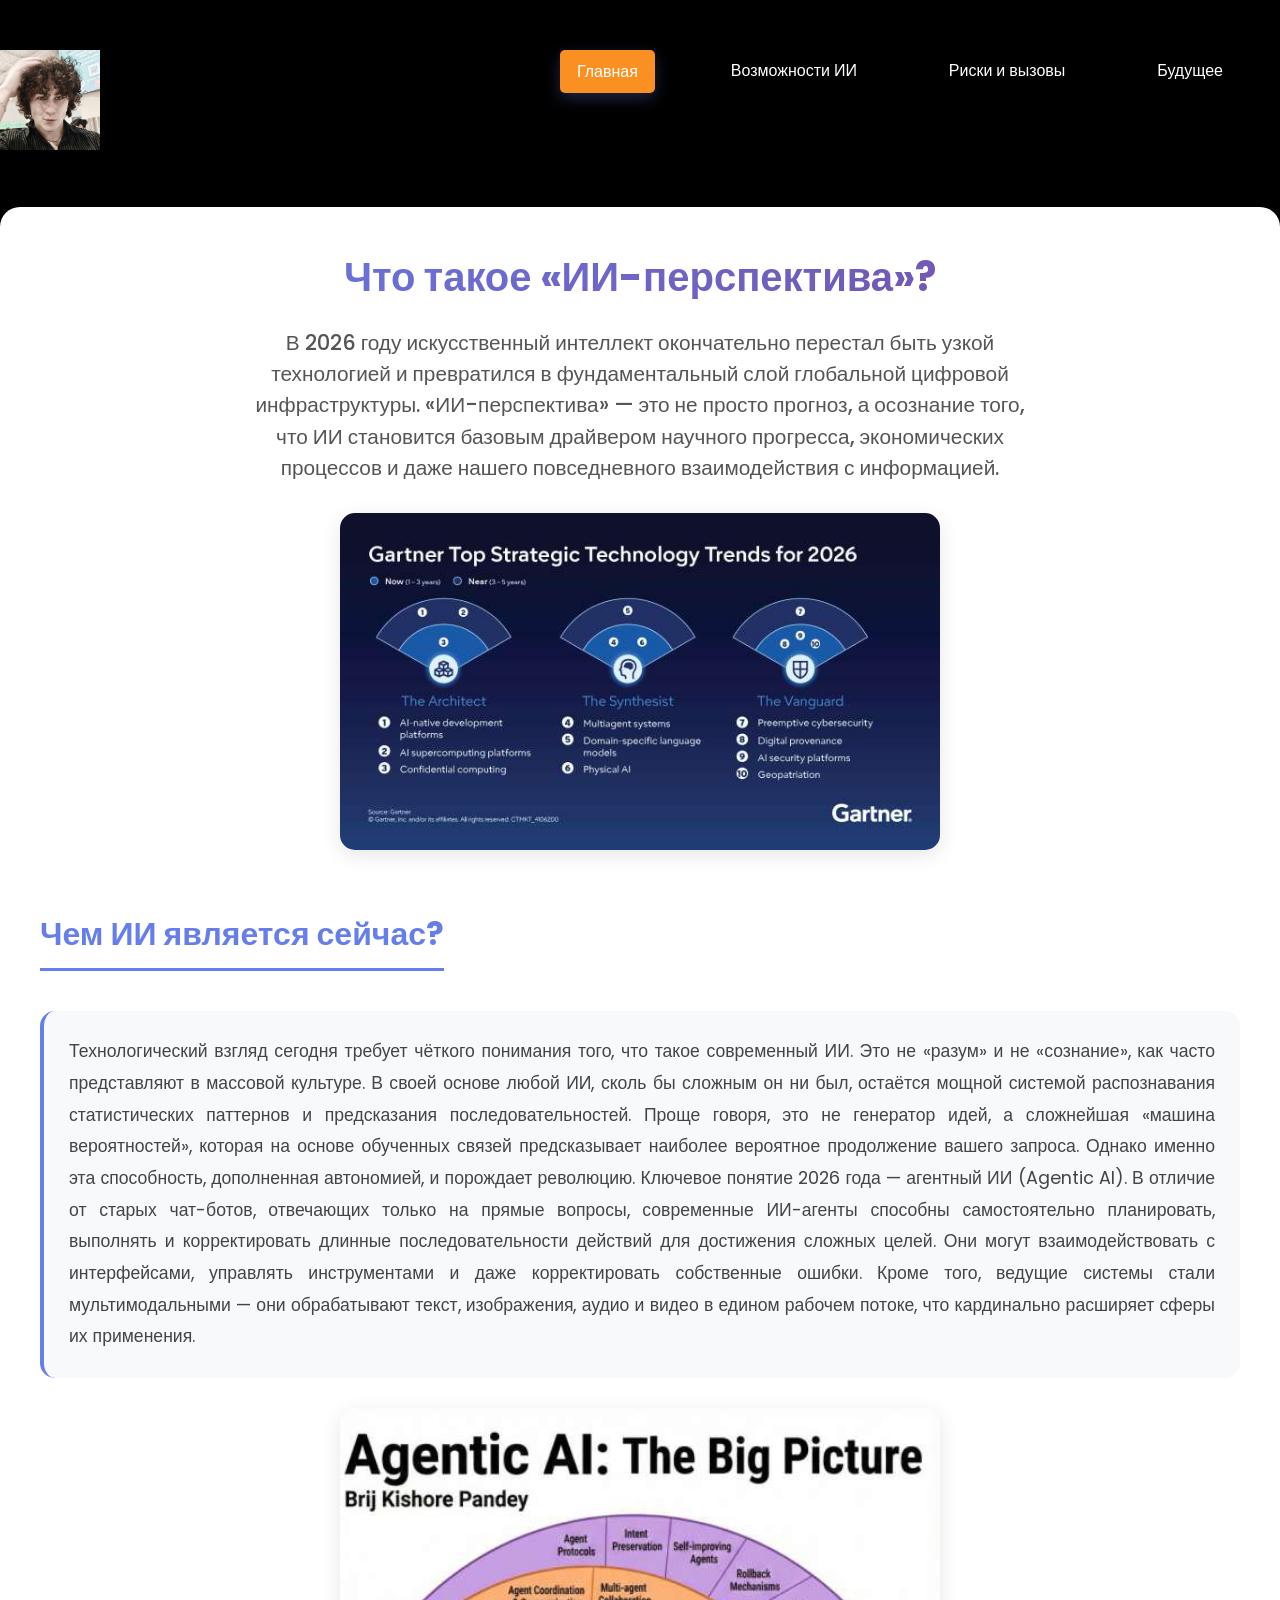
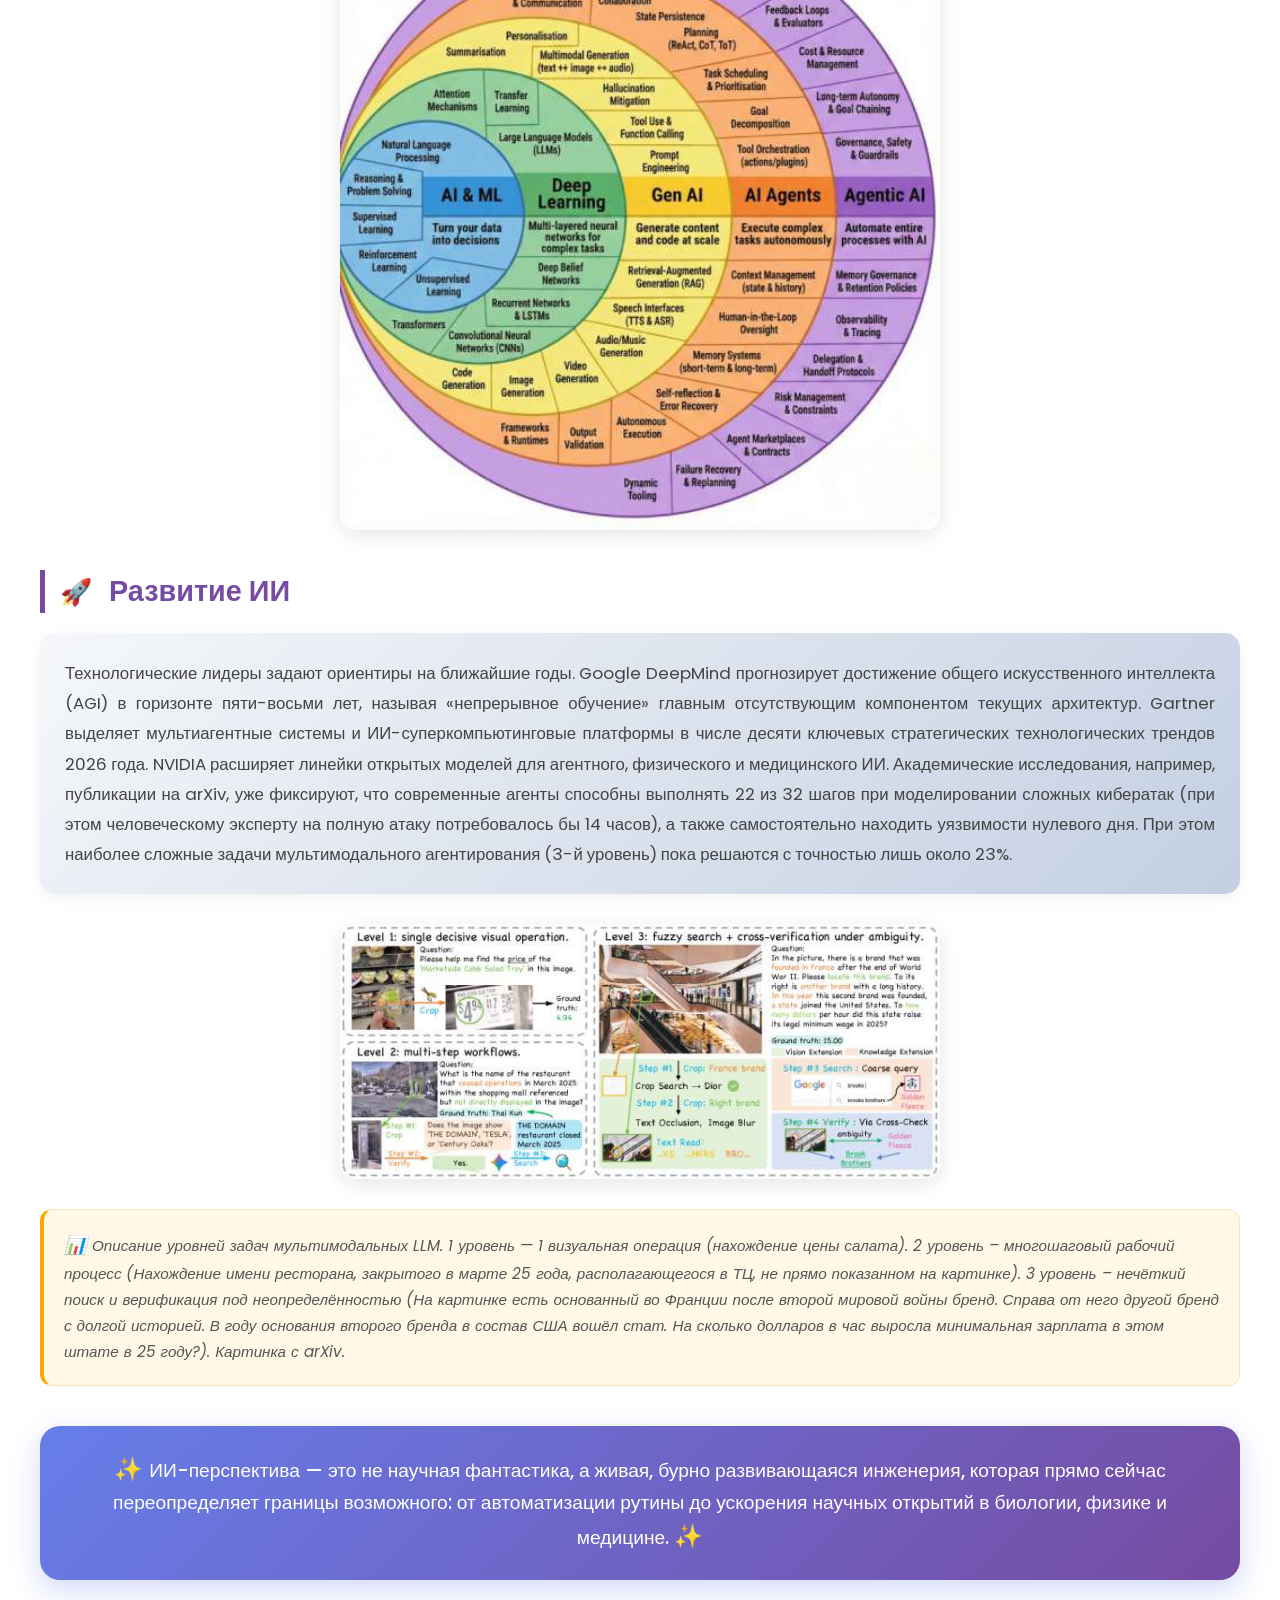
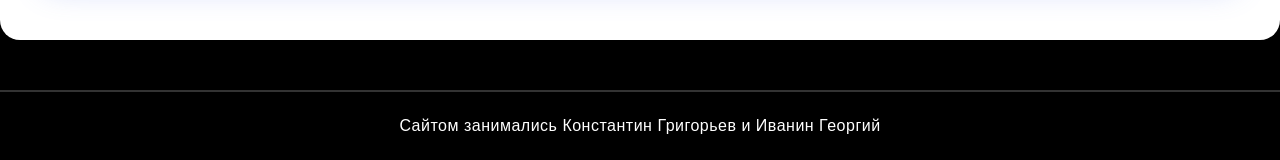
<file: index.html>
<!DOCTYPE html>
<html lang="en">
<head>
    <meta charset="UTF-8">
    <meta name="viewport" content="width=device-width, initial-scale=1.0">
    <title>dz sunc</title>
    <link rel="stylesheet" href = "/css/main.css">
</head>
<body>
    <div class="wrapper"> 
        <header class = "container">
            <a href = "/index.html">
                <img class = "logo" src="img/svyat.jpg" alt = "">
            </a>
            <nav>
                <ul>
                    <li class="active">
                        <a><span>Главная</span></a>
                    </li>
                    <li><a href = "/page2.html">Возможности ИИ</a></li>
                    <li><a href = "/page3.html">Риски и вызовы</a></li>
                    <li><a href = "/page4.html">Будущее</a></li>
                    <li><a href = "/contacts.html">Контакты</a></li>
                </ul>
            </nav>
        </header>
        <div class="abcd">
            <div class="abcde">
                <h1> Что такое «ИИ-перспектива»? </h1>
                <h2> В 2026 году искусственный интеллект окончательно перестал быть узкой технологией и превратился в фундаментальный слой глобальной цифровой инфраструктуры. «ИИ-перспектива» — это не просто прогноз, а осознание того, что ИИ становится базовым драйвером научного прогресса, экономических процессов и даже нашего повседневного взаимодействия с информацией. </h2>
                
            </div>
            <a href = "img/p1.png" target = "_blank">
                <img src="img_small/p1.jpg" alt = "">
            </a>
            <h3>
                Чем ИИ является сейчас? 
            </h3>
            <h4>
                Технологический взгляд сегодня требует чёткого понимания того, что такое современный ИИ. Это не «разум» и не «сознание», как часто представляют в массовой культуре. В своей основе любой ИИ, сколь бы сложным он ни был, остаётся мощной системой распознавания статистических паттернов и предсказания последовательностей. Проще говоря, это не генератор идей, а сложнейшая «машина вероятностей», которая на основе обученных связей предсказывает наиболее вероятное продолжение вашего запроса. Однако именно эта способность, дополненная автономией, и порождает революцию.
Ключевое понятие 2026 года — агентный ИИ (Agentic AI). В отличие от старых чат-ботов, отвечающих только на прямые вопросы, современные ИИ-агенты способны самостоятельно планировать, выполнять и корректировать длинные последовательности действий для достижения сложных целей. Они могут взаимодействовать с интерфейсами, управлять инструментами и даже корректировать собственные ошибки. Кроме того, ведущие системы стали мультимодальными — они обрабатывают текст, изображения, аудио и видео в едином рабочем потоке, что кардинально расширяет сферы их применения.

            </h4>
            <a href = "img/p2.jpg" target = "_blank">
                <img src="img_small/p2.jpg" alt = "">
            </a>
            <h5>
                Развитие ИИ 
            </h5>
            <h6>
                Технологические лидеры задают ориентиры на ближайшие годы. Google DeepMind прогнозирует достижение общего искусственного интеллекта (AGI) в горизонте пяти-восьми лет, называя «непрерывное обучение» главным отсутствующим компонентом текущих архитектур. Gartner выделяет мультиагентные системы и ИИ-суперкомпьютинговые платформы в числе десяти ключевых стратегических технологических трендов 2026 года. NVIDIA расширяет линейки открытых моделей для агентного, физического и медицинского ИИ. Академические исследования, например, публикации на arXiv, уже фиксируют, что современные агенты способны выполнять 22 из 32 шагов при моделировании сложных кибератак (при этом человеческому эксперту на полную атаку потребовалось бы 14 часов), а также самостоятельно находить уязвимости нулевого дня. При этом наиболее сложные задачи мультимодального агентирования (3-й уровень) пока решаются с точностью лишь около 23%.
            </h6>
            <a href = "img/p3.png" target = "_blank">
                <img src="img_small/p3.jpg" alt = "">
            </a>
            <h7>
                Описание уровней задач мультимодальных LLM. 1 уровень — 1 визуальная операция (нахождение цены салата). 2 уровень – многошаговый рабочий процесс (Нахождение имени ресторана, закрытого в марте 25 года, располагающегося в ТЦ, не прямо показанном на картинке). 3 уровень – нечёткий поиск и верификация под неопределённостью (На картинке есть основанный во Франции после второй мировой войны бренд. Справа от него другой бренд с долгой историей. В году основания второго бренда в состав США вошёл стат. На сколько долларов в час выросла минимальная зарплата в этом штате в 25 году?). Картинка с arXiv.
            </h7>
            <h8>
                ИИ-перспектива — это не научная фантастика, а живая, бурно развивающаяся инженерия, которая прямо сейчас переопределяет границы возможного: от автоматизации рутины до ускорения научных открытий в биологии, физике и медицине.
            </h8>
        </div>
        <footer class="site-footer">
            <p>Сайтом занимались Константин Григорьев и Иванин Георгий</p>
        </footer>
    </div>
</body>
</html>
</file>
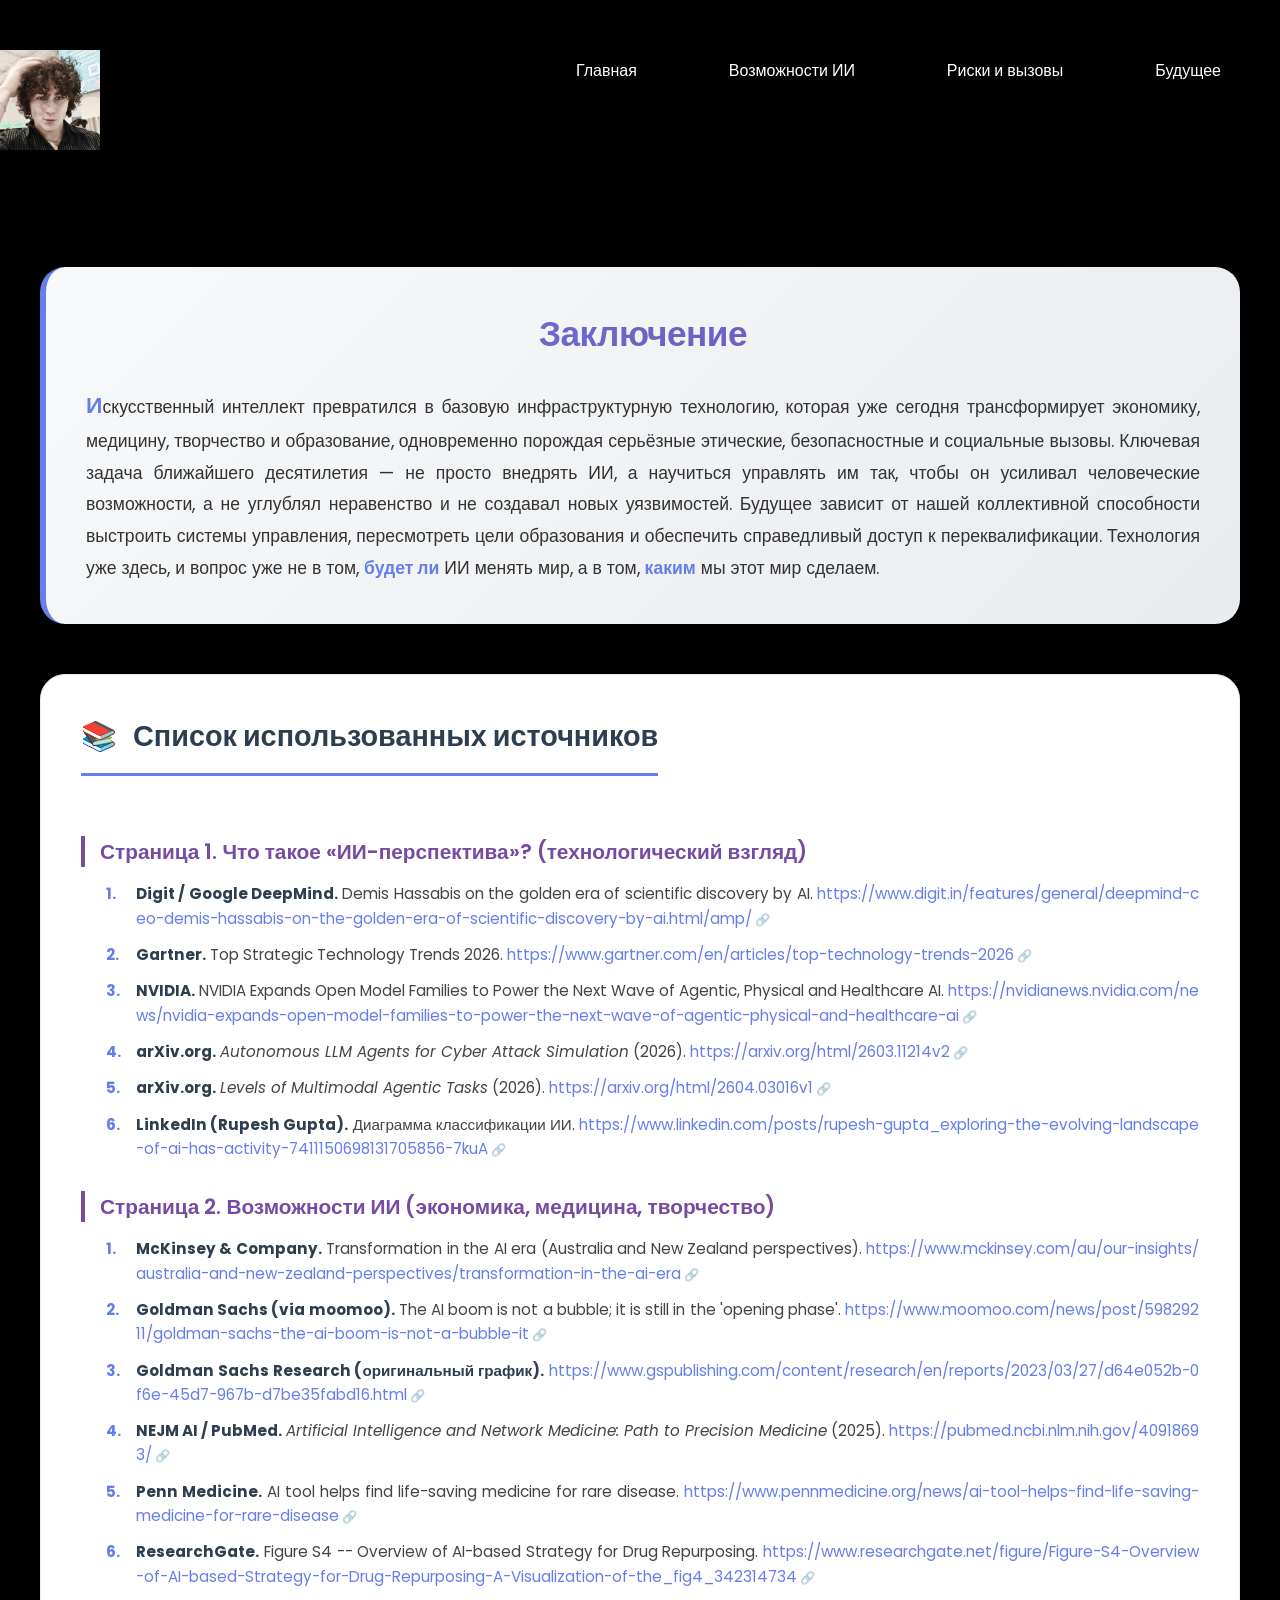
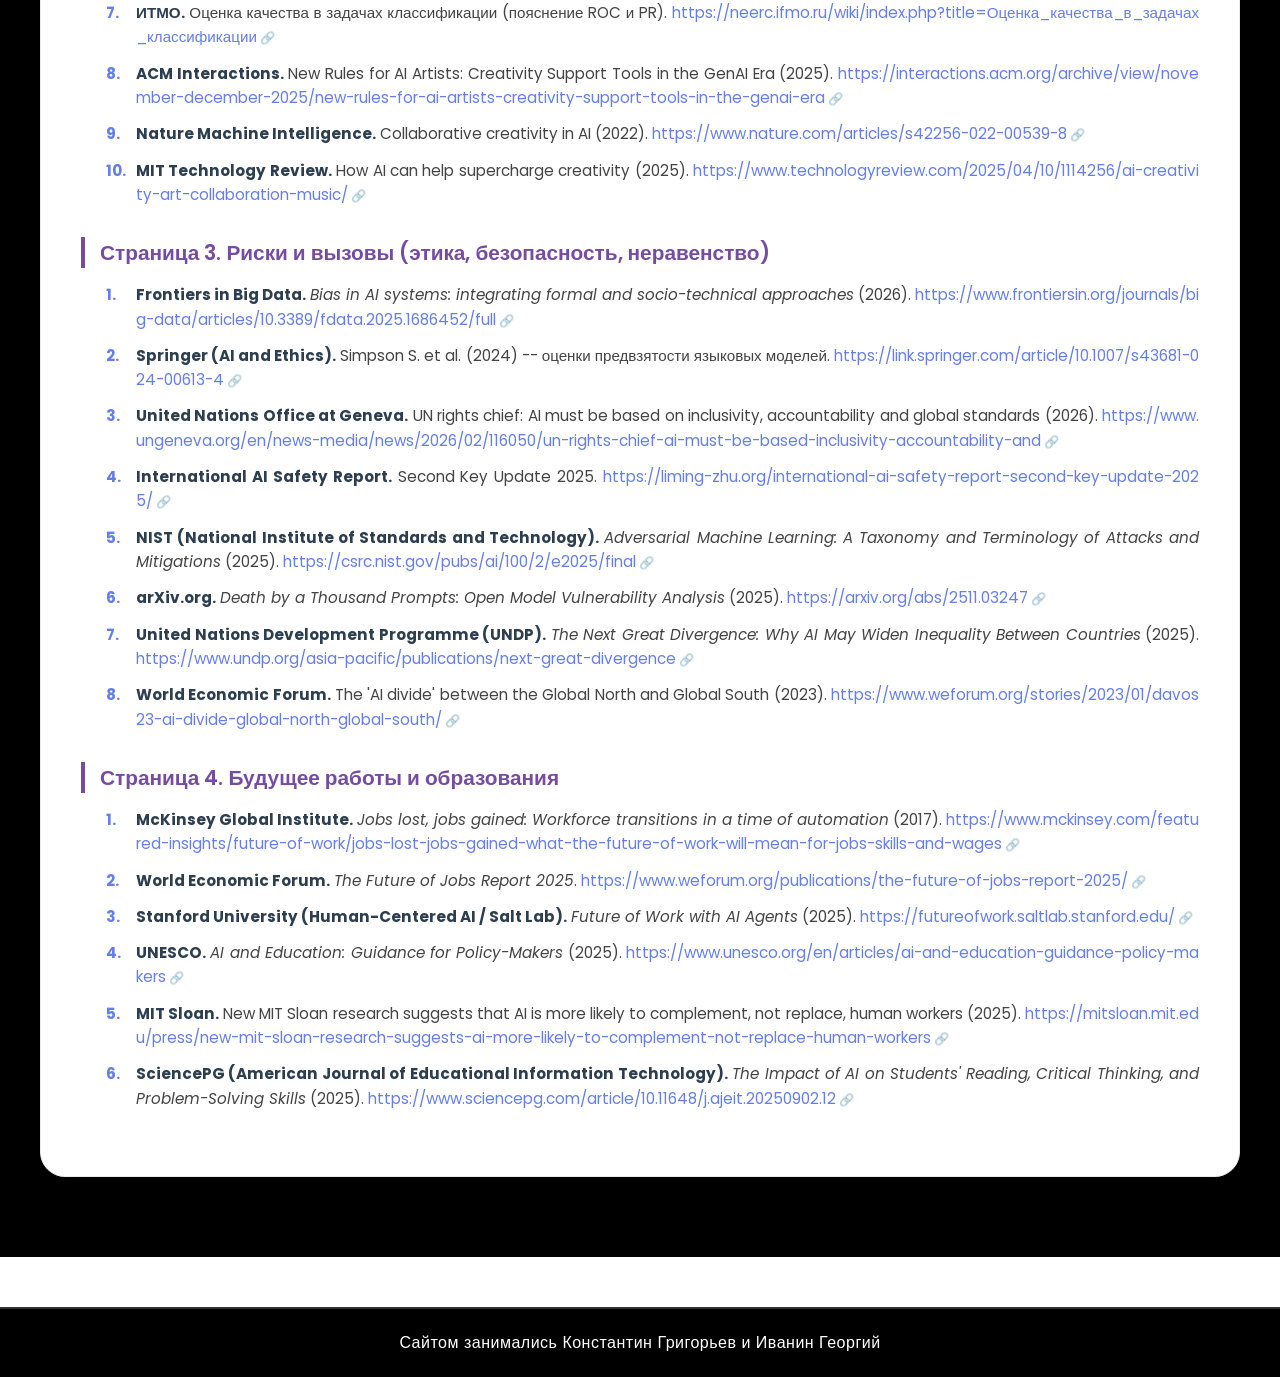
<file: contacts.html>
<!DOCTYPE html>
<html lang="ru">
<head>
    <meta charset="UTF-8">
    <meta name="viewport" content="width=device-width, initial-scale=1.0">
    <title>dz sunc — Контакты и заключение</title>
    <link rel="stylesheet" href="/css/main.css">
</head>
<body>
    <div class="wrapper"> 
        <header class="container">
            <a href="/index.html">
                <img class="logo" src="img/svyat.jpg" alt="Логотип">
            </a>
            <nav>
                <ul>
                    <li><a href="/index.html">Главная</a></li>
                    <li><a href="/page2.html">Возможности ИИ</a></li>
                    <li><a href="page3.html">Риски и вызовы</a></li>
                    <li><a href="/page4.html">Будущее</a></li>
                    <li class="active">
                        <a><span>Контакты</span></a>
                    </li>
                </ul>
            </nav>
        </header>

        <!-- Основной контент страницы: заключение и список источников -->
        <main class="container content-main">
            <!-- ЗАКЛЮЧЕНИЕ -->
            <section class="conclusion-section">
                <h1>Заключение</h1>
                <p>
                    Искусственный интеллект превратился в базовую инфраструктурную технологию, 
                    которая уже сегодня трансформирует экономику, медицину, творчество и образование, 
                    одновременно порождая серьёзные этические, безопасностные и социальные вызовы. 
                    Ключевая задача ближайшего десятилетия — не просто внедрять ИИ, а научиться управлять им так, 
                    чтобы он усиливал человеческие возможности, а не углублял неравенство и не создавал новых уязвимостей. 
                    Будущее зависит от нашей коллективной способности выстроить системы управления, пересмотреть цели образования 
                    и обеспечить справедливый доступ к переквалификации. Технология уже здесь, 
                    и вопрос уже не в том, <em>будет ли</em> ИИ менять мир, а в том, <em>каким</em> мы этот мир сделаем.
                </p>
            </section>

            <!-- СПИСОК ИСПОЛЬЗОВАННЫХ ИСТОЧНИКОВ -->
            <section class="references-section">
                <h2>Список использованных источников</h2>

                <h3>Страница 1. Что такое «ИИ-перспектива»? (технологический взгляд)</h3>
                <ol>
                    <li><strong>Digit / Google DeepMind.</strong> Demis Hassabis on the golden era of scientific discovery by AI. 
                        <a href="https://www.digit.in/features/general/deepmind-ceo-demis-hassabis-on-the-golden-era-of-scientific-discovery-by-ai.html/amp/" target="_blank" rel="noopener noreferrer">https://www.digit.in/features/general/deepmind-ceo-demis-hassabis-on-the-golden-era-of-scientific-discovery-by-ai.html/amp/</a>
                    </li>
                    <li><strong>Gartner.</strong> Top Strategic Technology Trends 2026. 
                        <a href="https://www.gartner.com/en/articles/top-technology-trends-2026" target="_blank" rel="noopener noreferrer">https://www.gartner.com/en/articles/top-technology-trends-2026</a>
                    </li>
                    <li><strong>NVIDIA.</strong> NVIDIA Expands Open Model Families to Power the Next Wave of Agentic, Physical and Healthcare AI. 
                        <a href="https://nvidianews.nvidia.com/news/nvidia-expands-open-model-families-to-power-the-next-wave-of-agentic-physical-and-healthcare-ai" target="_blank" rel="noopener noreferrer">https://nvidianews.nvidia.com/news/nvidia-expands-open-model-families-to-power-the-next-wave-of-agentic-physical-and-healthcare-ai</a>
                    </li>
                    <li><strong>arXiv.org.</strong> <em>Autonomous LLM Agents for Cyber Attack Simulation</em> (2026). 
                        <a href="https://arxiv.org/html/2603.11214v2" target="_blank" rel="noopener noreferrer">https://arxiv.org/html/2603.11214v2</a>
                    </li>
                    <li><strong>arXiv.org.</strong> <em>Levels of Multimodal Agentic Tasks</em> (2026). 
                        <a href="https://arxiv.org/html/2604.03016v1" target="_blank" rel="noopener noreferrer">https://arxiv.org/html/2604.03016v1</a>
                    </li>
                    <li><strong>LinkedIn (Rupesh Gupta).</strong> Диаграмма классификации ИИ. 
                        <a href="https://www.linkedin.com/posts/rupesh-gupta_exploring-the-evolving-landscape-of-ai-has-activity-7411150698131705856-7kuA" target="_blank" rel="noopener noreferrer">https://www.linkedin.com/posts/rupesh-gupta_exploring-the-evolving-landscape-of-ai-has-activity-7411150698131705856-7kuA</a>
                    </li>
                </ol>

                <h3>Страница 2. Возможности ИИ (экономика, медицина, творчество)</h3>
                <ol start="7">
                    <li><strong>McKinsey & Company.</strong> Transformation in the AI era (Australia and New Zealand perspectives). 
                        <a href="https://www.mckinsey.com/au/our-insights/australia-and-new-zealand-perspectives/transformation-in-the-ai-era" target="_blank" rel="noopener noreferrer">https://www.mckinsey.com/au/our-insights/australia-and-new-zealand-perspectives/transformation-in-the-ai-era</a>
                    </li>
                    <li><strong>Goldman Sachs (via moomoo).</strong> The AI boom is not a bubble; it is still in the 'opening phase'. 
                        <a href="https://www.moomoo.com/news/post/59829211/goldman-sachs-the-ai-boom-is-not-a-bubble-it" target="_blank" rel="noopener noreferrer">https://www.moomoo.com/news/post/59829211/goldman-sachs-the-ai-boom-is-not-a-bubble-it</a>
                    </li>
                    <li><strong>Goldman Sachs Research (оригинальный график).</strong> 
                        <a href="https://www.gspublishing.com/content/research/en/reports/2023/03/27/d64e052b-0f6e-45d7-967b-d7be35fabd16.html" target="_blank" rel="noopener noreferrer">https://www.gspublishing.com/content/research/en/reports/2023/03/27/d64e052b-0f6e-45d7-967b-d7be35fabd16.html</a>
                    </li>
                    <li><strong>NEJM AI / PubMed.</strong> <em>Artificial Intelligence and Network Medicine: Path to Precision Medicine</em> (2025). 
                        <a href="https://pubmed.ncbi.nlm.nih.gov/40918693/" target="_blank" rel="noopener noreferrer">https://pubmed.ncbi.nlm.nih.gov/40918693/</a>
                    </li>
                    <li><strong>Penn Medicine.</strong> AI tool helps find life-saving medicine for rare disease. 
                        <a href="https://www.pennmedicine.org/news/ai-tool-helps-find-life-saving-medicine-for-rare-disease" target="_blank" rel="noopener noreferrer">https://www.pennmedicine.org/news/ai-tool-helps-find-life-saving-medicine-for-rare-disease</a>
                    </li>
                    <li><strong>ResearchGate.</strong> Figure S4 -- Overview of AI-based Strategy for Drug Repurposing. 
                        <a href="https://www.researchgate.net/figure/Figure-S4-Overview-of-AI-based-Strategy-for-Drug-Repurposing-A-Visualization-of-the_fig4_342314734" target="_blank" rel="noopener noreferrer">https://www.researchgate.net/figure/Figure-S4-Overview-of-AI-based-Strategy-for-Drug-Repurposing-A-Visualization-of-the_fig4_342314734</a>
                    </li>
                    <li><strong>ИТМО.</strong> Оценка качества в задачах классификации (пояснение ROC и PR). 
                        <a href="https://neerc.ifmo.ru/wiki/index.php?title=Оценка_качества_в_задачах_классификации" target="_blank" rel="noopener noreferrer">https://neerc.ifmo.ru/wiki/index.php?title=Оценка_качества_в_задачах_классификации</a>
                    </li>
                    <li><strong>ACM Interactions.</strong> New Rules for AI Artists: Creativity Support Tools in the GenAI Era (2025). 
                        <a href="https://interactions.acm.org/archive/view/november-december-2025/new-rules-for-ai-artists-creativity-support-tools-in-the-genai-era" target="_blank" rel="noopener noreferrer">https://interactions.acm.org/archive/view/november-december-2025/new-rules-for-ai-artists-creativity-support-tools-in-the-genai-era</a>
                    </li>
                    <li><strong>Nature Machine Intelligence.</strong> Collaborative creativity in AI (2022). 
                        <a href="https://www.nature.com/articles/s42256-022-00539-8" target="_blank" rel="noopener noreferrer">https://www.nature.com/articles/s42256-022-00539-8</a>
                    </li>
                    <li><strong>MIT Technology Review.</strong> How AI can help supercharge creativity (2025). 
                        <a href="https://www.technologyreview.com/2025/04/10/1114256/ai-creativity-art-collaboration-music/" target="_blank" rel="noopener noreferrer">https://www.technologyreview.com/2025/04/10/1114256/ai-creativity-art-collaboration-music/</a>
                    </li>
                </ol>

                <h3>Страница 3. Риски и вызовы (этика, безопасность, неравенство)</h3>
                <ol start="17">
                    <li><strong>Frontiers in Big Data.</strong> <em>Bias in AI systems: integrating formal and socio-technical approaches</em> (2026). 
                        <a href="https://www.frontiersin.org/journals/big-data/articles/10.3389/fdata.2025.1686452/full" target="_blank" rel="noopener noreferrer">https://www.frontiersin.org/journals/big-data/articles/10.3389/fdata.2025.1686452/full</a>
                    </li>
                    <li><strong>Springer (AI and Ethics).</strong> Simpson S. et al. (2024) -- оценки предвзятости языковых моделей. 
                        <a href="https://link.springer.com/article/10.1007/s43681-024-00613-4" target="_blank" rel="noopener noreferrer">https://link.springer.com/article/10.1007/s43681-024-00613-4</a>
                    </li>
                    <li><strong>United Nations Office at Geneva.</strong> UN rights chief: AI must be based on inclusivity, accountability and global standards (2026). 
                        <a href="https://www.ungeneva.org/en/news-media/news/2026/02/116050/un-rights-chief-ai-must-be-based-inclusivity-accountability-and" target="_blank" rel="noopener noreferrer">https://www.ungeneva.org/en/news-media/news/2026/02/116050/un-rights-chief-ai-must-be-based-inclusivity-accountability-and</a>
                    </li>
                    <li><strong>International AI Safety Report.</strong> Second Key Update 2025. 
                        <a href="https://liming-zhu.org/international-ai-safety-report-second-key-update-2025/" target="_blank" rel="noopener noreferrer">https://liming-zhu.org/international-ai-safety-report-second-key-update-2025/</a>
                    </li>
                    <li><strong>NIST (National Institute of Standards and Technology).</strong> <em>Adversarial Machine Learning: A Taxonomy and Terminology of Attacks and Mitigations</em> (2025). 
                        <a href="https://csrc.nist.gov/pubs/ai/100/2/e2025/final" target="_blank" rel="noopener noreferrer">https://csrc.nist.gov/pubs/ai/100/2/e2025/final</a>
                    </li>
                    <li><strong>arXiv.org.</strong> <em>Death by a Thousand Prompts: Open Model Vulnerability Analysis</em> (2025). 
                        <a href="https://arxiv.org/abs/2511.03247" target="_blank" rel="noopener noreferrer">https://arxiv.org/abs/2511.03247</a>
                    </li>
                    <li><strong>United Nations Development Programme (UNDP).</strong> <em>The Next Great Divergence: Why AI May Widen Inequality Between Countries</em> (2025). 
                        <a href="https://www.undp.org/asia-pacific/publications/next-great-divergence" target="_blank" rel="noopener noreferrer">https://www.undp.org/asia-pacific/publications/next-great-divergence</a>
                    </li>
                    <li><strong>World Economic Forum.</strong> The 'AI divide' between the Global North and Global South (2023). 
                        <a href="https://www.weforum.org/stories/2023/01/davos23-ai-divide-global-north-global-south/" target="_blank" rel="noopener noreferrer">https://www.weforum.org/stories/2023/01/davos23-ai-divide-global-north-global-south/</a>
                    </li>
                </ol>

                <h3>Страница 4. Будущее работы и образования</h3>
                <ol start="25">
                    <li><strong>McKinsey Global Institute.</strong> <em>Jobs lost, jobs gained: Workforce transitions in a time of automation</em> (2017). 
                        <a href="https://www.mckinsey.com/featured-insights/future-of-work/jobs-lost-jobs-gained-what-the-future-of-work-will-mean-for-jobs-skills-and-wages" target="_blank" rel="noopener noreferrer">https://www.mckinsey.com/featured-insights/future-of-work/jobs-lost-jobs-gained-what-the-future-of-work-will-mean-for-jobs-skills-and-wages</a>
                    </li>
                    <li><strong>World Economic Forum.</strong> <em>The Future of Jobs Report 2025</em>. 
                        <a href="https://www.weforum.org/publications/the-future-of-jobs-report-2025/" target="_blank" rel="noopener noreferrer">https://www.weforum.org/publications/the-future-of-jobs-report-2025/</a>
                    </li>
                    <li><strong>Stanford University (Human-Centered AI / Salt Lab).</strong> <em>Future of Work with AI Agents</em> (2025). 
                        <a href="https://futureofwork.saltlab.stanford.edu/" target="_blank" rel="noopener noreferrer">https://futureofwork.saltlab.stanford.edu/</a>
                    </li>
                    <li><strong>UNESCO.</strong> <em>AI and Education: Guidance for Policy-Makers</em> (2025). 
                        <a href="https://www.unesco.org/en/articles/ai-and-education-guidance-policy-makers" target="_blank" rel="noopener noreferrer">https://www.unesco.org/en/articles/ai-and-education-guidance-policy-makers</a>
                    </li>
                    <li><strong>MIT Sloan.</strong> New MIT Sloan research suggests that AI is more likely to complement, not replace, human workers (2025). 
                        <a href="https://mitsloan.mit.edu/press/new-mit-sloan-research-suggests-ai-more-likely-to-complement-not-replace-human-workers" target="_blank" rel="noopener noreferrer">https://mitsloan.mit.edu/press/new-mit-sloan-research-suggests-ai-more-likely-to-complement-not-replace-human-workers</a>
                    </li>
                    <li><strong>SciencePG (American Journal of Educational Information Technology).</strong> <em>The Impact of AI on Students' Reading, Critical Thinking, and Problem-Solving Skills</em> (2025). 
                        <a href="https://www.sciencepg.com/article/10.11648/j.ajeit.20250902.12" target="_blank" rel="noopener noreferrer">https://www.sciencepg.com/article/10.11648/j.ajeit.20250902.12</a>
                    </li>
                </ol>
            </section>
        </main>
    </div>

    <footer class="site-footer">
        <p>Сайтом занимались Константин Григорьев и Иванин Георгий</p>
    </footer>
</body>
</html>
</file>
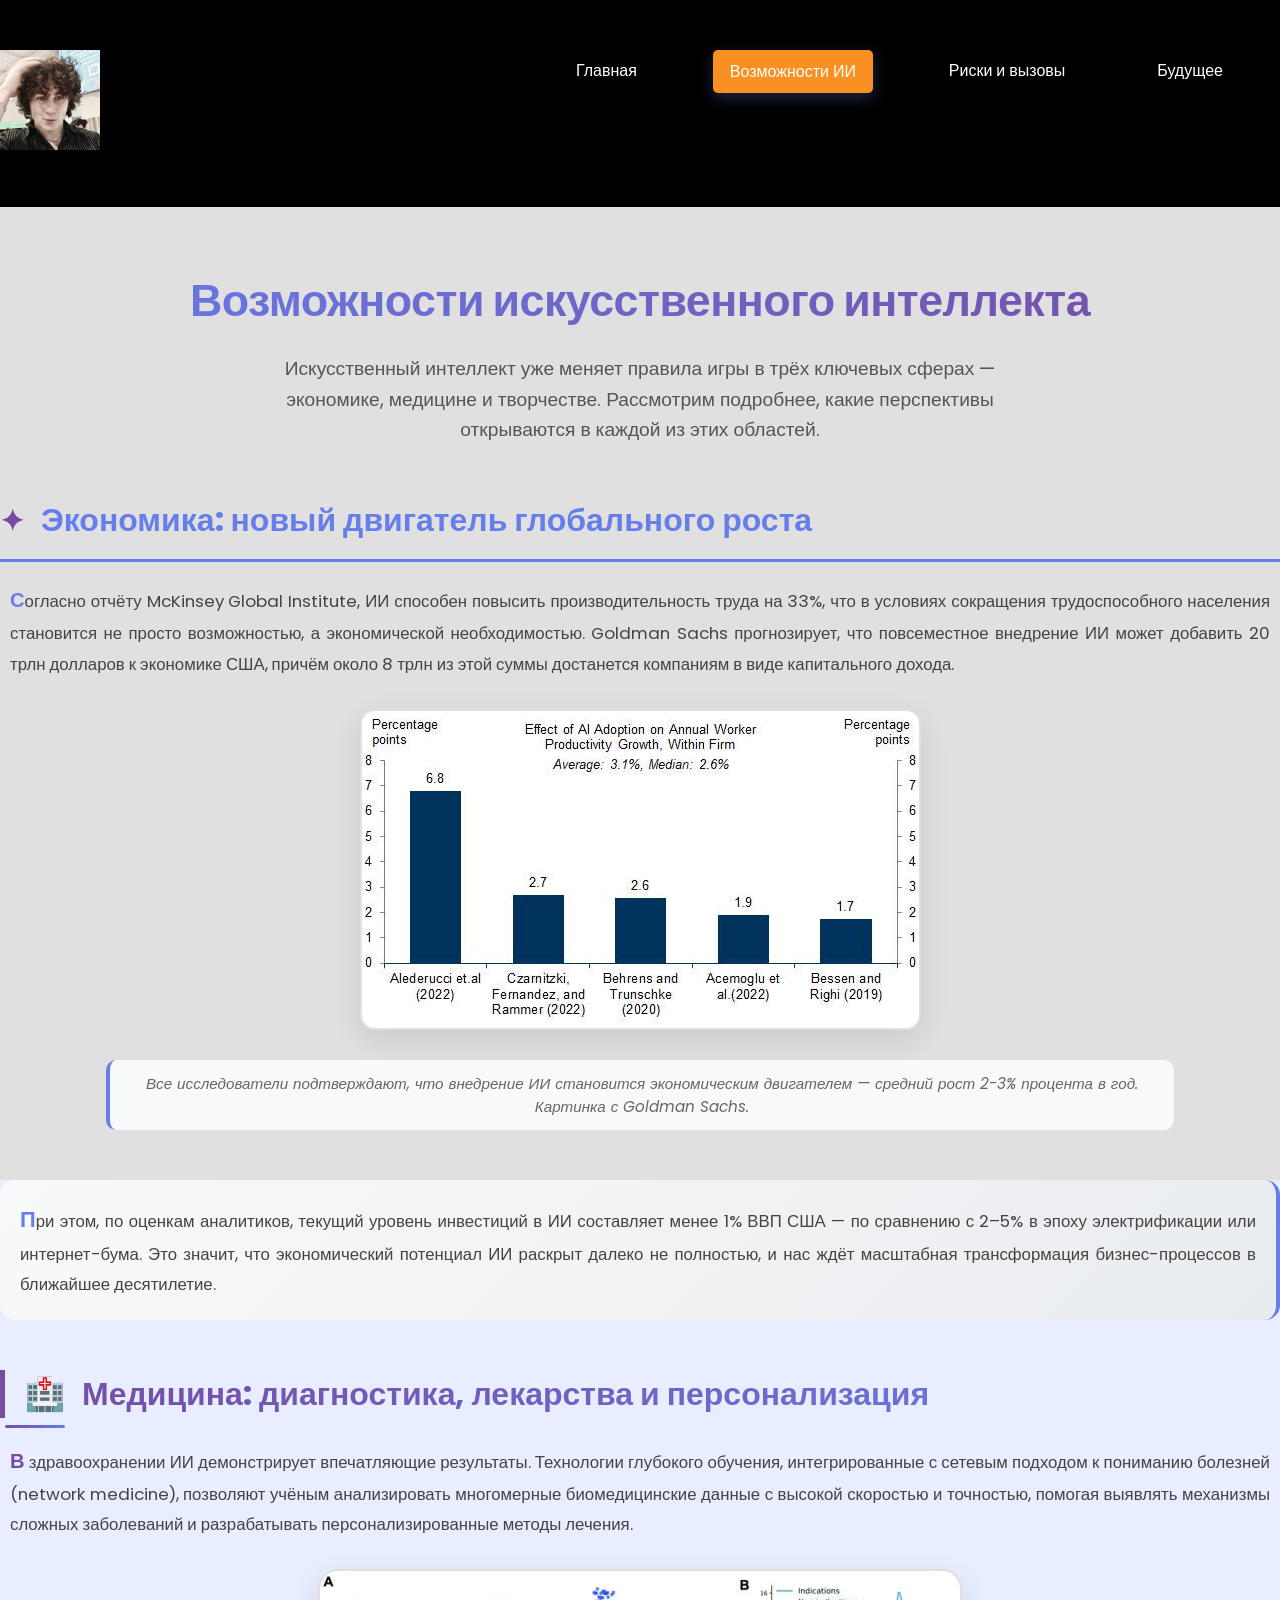
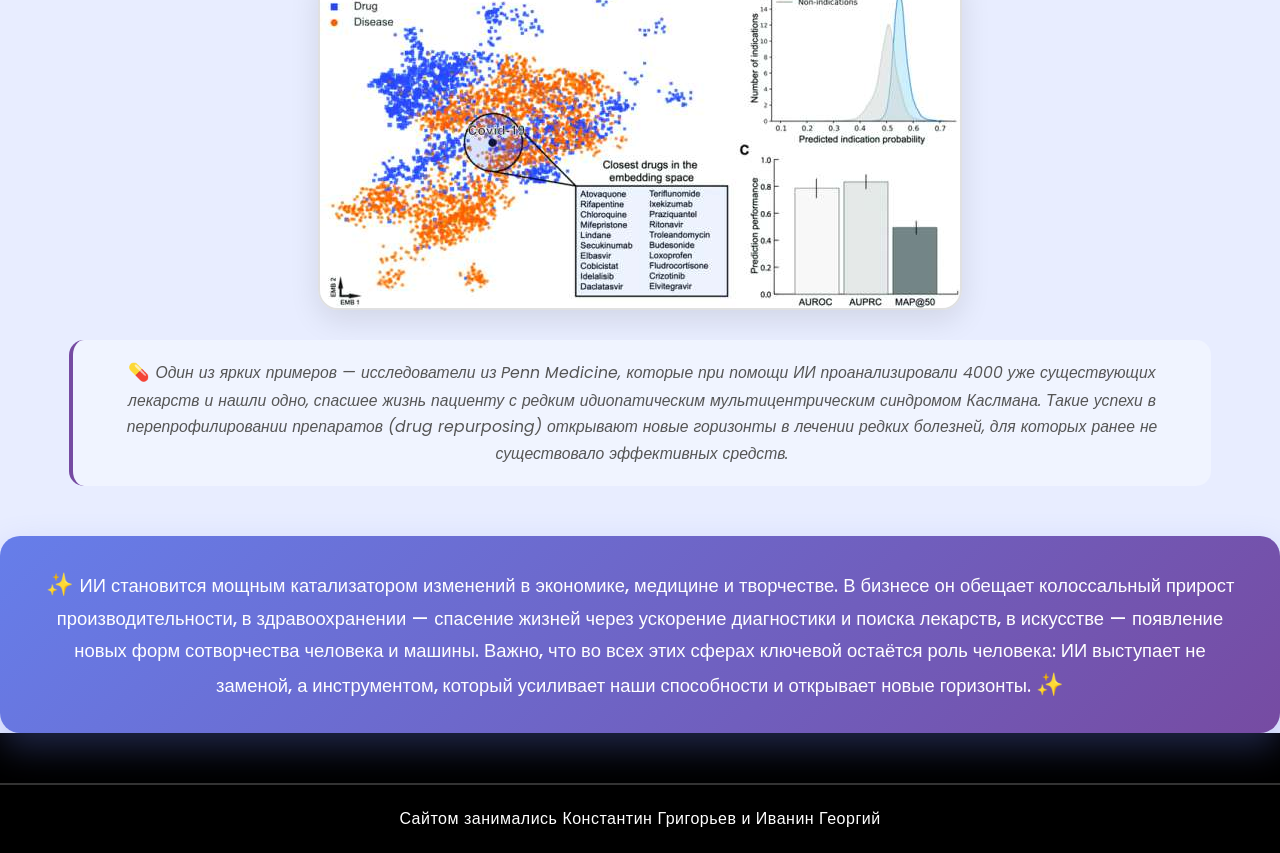
<file: page2.html>
<!DOCTYPE html>
<html lang="en">
<head>
    <meta charset="UTF-8">
    <meta name="viewport" content="width=device-width, initial-scale=1.0">
    <title>dz sunc</title>
    <link rel="stylesheet" href = "/css/main.css">
</head>
<body>
    <div class="wrapper"> 
        <header class = "container">
            <a href = "/index.html">
                <img class = "logo" src="img/svyat.jpg" alt = "">
            </a>
            <nav>
                <ul>
                    <li><a href = "/index.html">Главная</a></li>
                    <li class="active">
                        <a><span>Возможности ИИ</span></a>
                    </li>
                    <li><a href = "/page3.html">Риски и вызовы</a></li>
                    <li><a href = "/page4.html">Будущее</a></li>
                    <li><a href = "/contacts.html">Контакты</a></li>
                </ul>
            </nav>
        </header>
        <t class = "ai">
            <t1>
                Возможности искусственного интеллекта
            </t1>
            <t2>
                Искусственный интеллект уже меняет правила игры в трёх ключевых сферах — экономике, медицине и творчестве. Рассмотрим подробнее, какие перспективы открываются в каждой из этих областей.
            </t2>
            <t3>
                Экономика: новый двигатель глобального роста
            </t3>
            <t4>
                Согласно отчёту McKinsey Global Institute, ИИ способен повысить производительность труда на 33%, что в условиях сокращения трудоспособного населения становится не просто возможностью, а экономической необходимостью. Goldman Sachs прогнозирует, что повсеместное внедрение ИИ может добавить 20 трлн долларов к экономике США, причём около 8 трлн из этой суммы достанется компаниям в виде капитального дохода. 
            </t4>
            <a href = "img/p4.png" target = "_blank">
                <img src="img_small/p4.jpg" alt = "">
            </a>
            <t5>
                Все исследователи подтверждают, что внедрение ИИ становится экономическим двигателем — средний рост 2-3% процента в год. Картинка с Goldman Sachs.
            </t5>
        </t>
        <t1 class = "ii">
            <t6>
                При этом, по оценкам аналитиков, текущий уровень инвестиций в ИИ составляет менее 1% ВВП США — по сравнению с 2–5% в эпоху электрификации или интернет-бума. Это значит, что экономический потенциал ИИ раскрыт далеко не полностью, и нас ждёт масштабная трансформация бизнес-процессов в ближайшее десятилетие. 
            </t6>
            <t7>
                Медицина: диагностика, лекарства и персонализация
            </t7>
            <t8>
                В здравоохранении ИИ демонстрирует впечатляющие результаты. Технологии глубокого обучения, интегрированные с сетевым подходом к пониманию болезней (network medicine), позволяют учёным анализировать многомерные биомедицинские данные с высокой скоростью и точностью, помогая выявлять механизмы сложных заболеваний и разрабатывать персонализированные методы лечения. 
            </t8>
            <a href = "img/p5.png" target = "_blank">
                <img src="img_small/p5.jpg" alt = "">
            </a>
            <t9>
                Один из ярких примеров — исследователи из Penn Medicine, которые при помощи ИИ проанализировали 4000 уже существующих лекарств и нашли одно, спасшее жизнь пациенту с редким идиопатическим мультицентрическим синдромом Каслмана. Такие успехи в перепрофилировании препаратов (drug repurposing) открывают новые горизонты в лечении редких болезней, для которых ранее не существовало эффективных средств.
            </t9>
            <t10>
                ИИ становится мощным катализатором изменений в экономике, медицине и творчестве. В бизнесе он обещает колоссальный прирост производительности, в здравоохранении — спасение жизней через ускорение диагностики и поиска лекарств, в искусстве — появление новых форм сотворчества человека и машины. Важно, что во всех этих сферах ключевой остаётся роль человека: ИИ выступает не заменой, а инструментом, который усиливает наши способности и открывает новые горизонты.
            </t10>
        </t1>
        <footer class="site-footer">
            <p>Сайтом занимались Константин Григорьев и Иванин Георгий</p>
        </footer>
    </div>
</body>
</html>
</file>
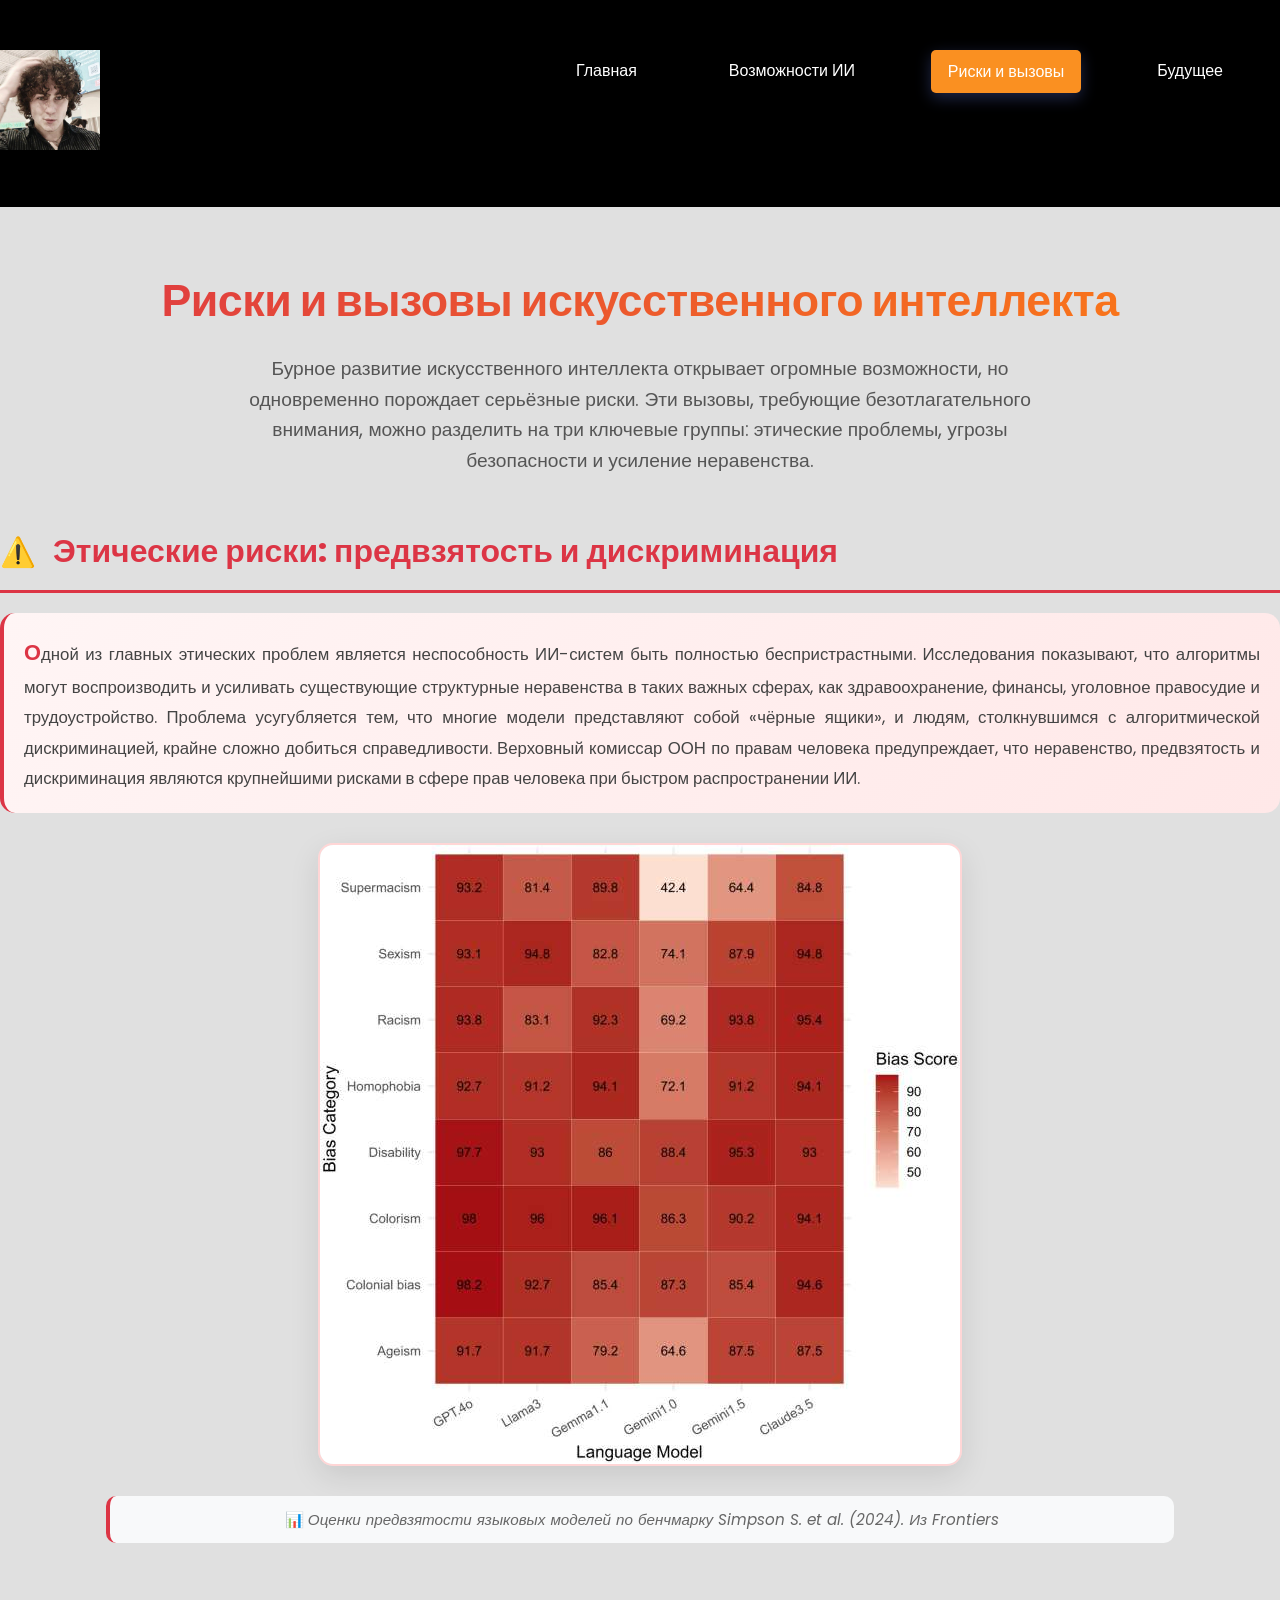
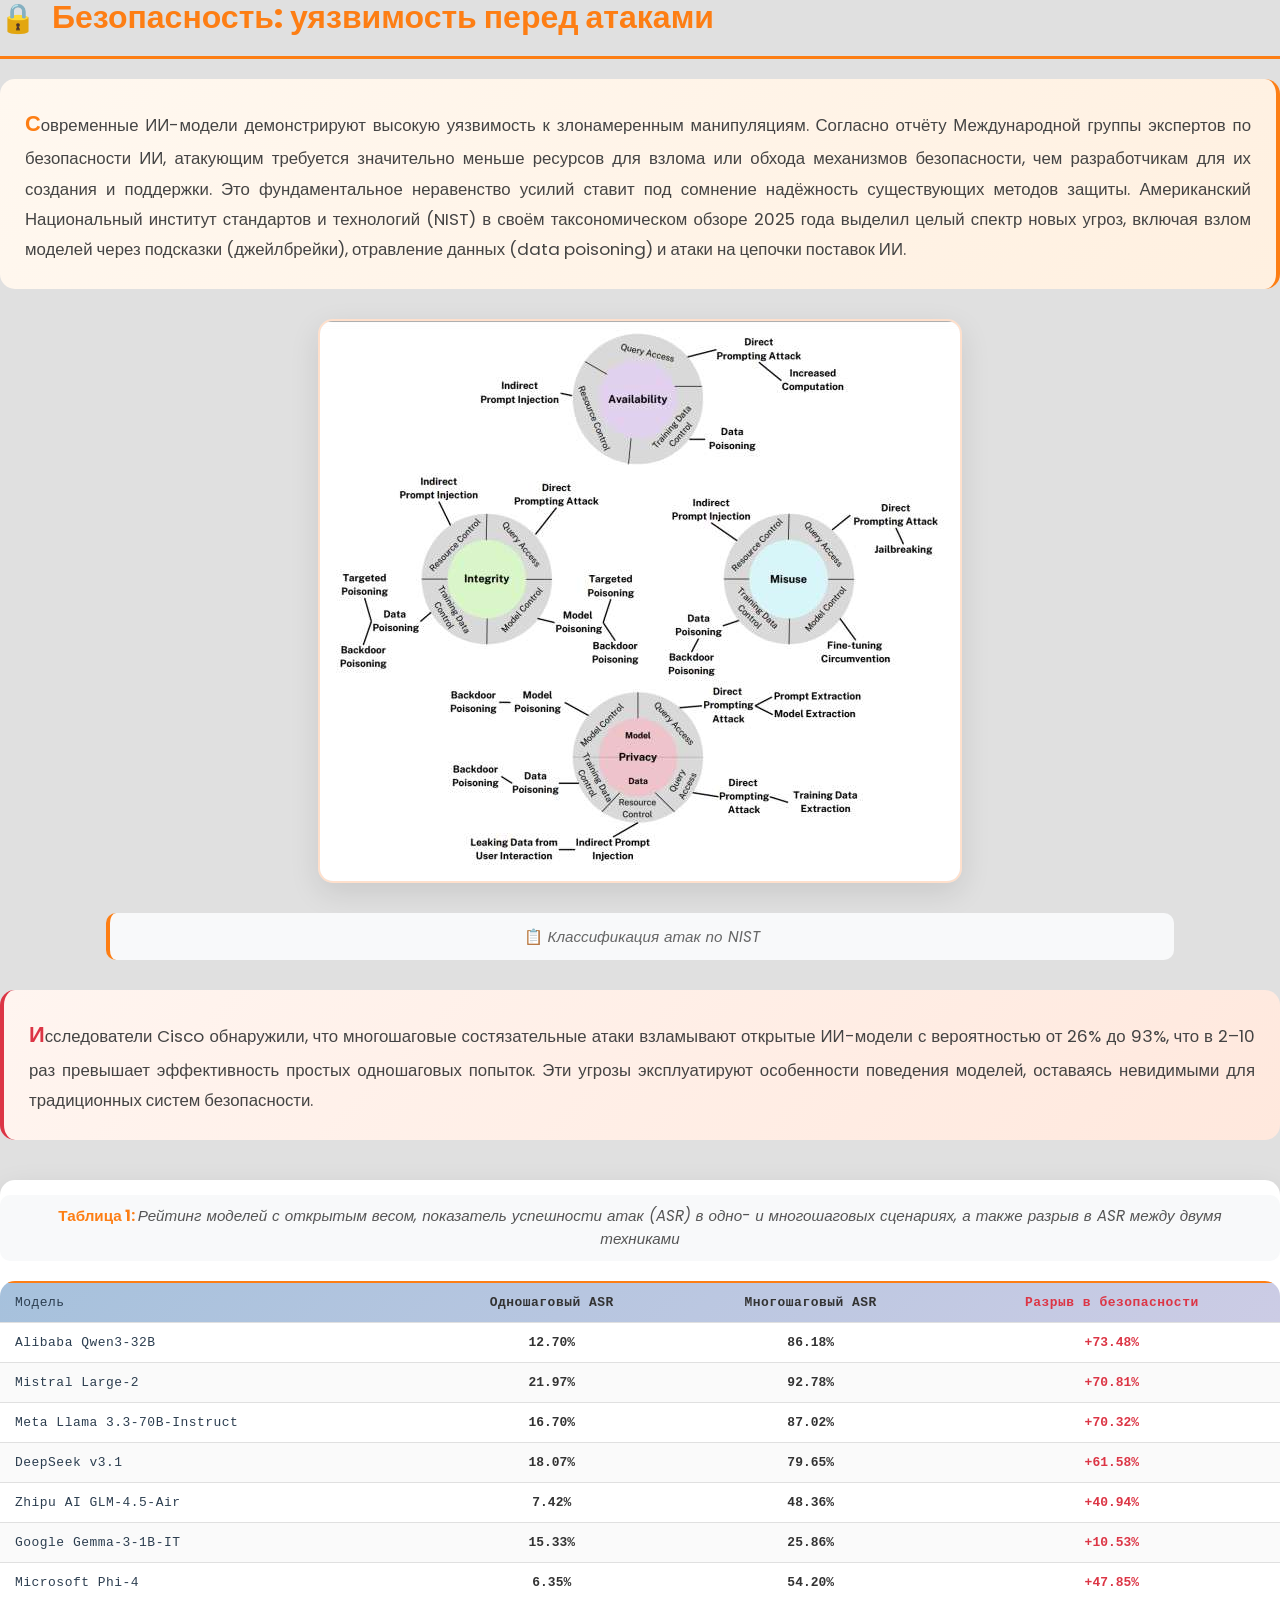
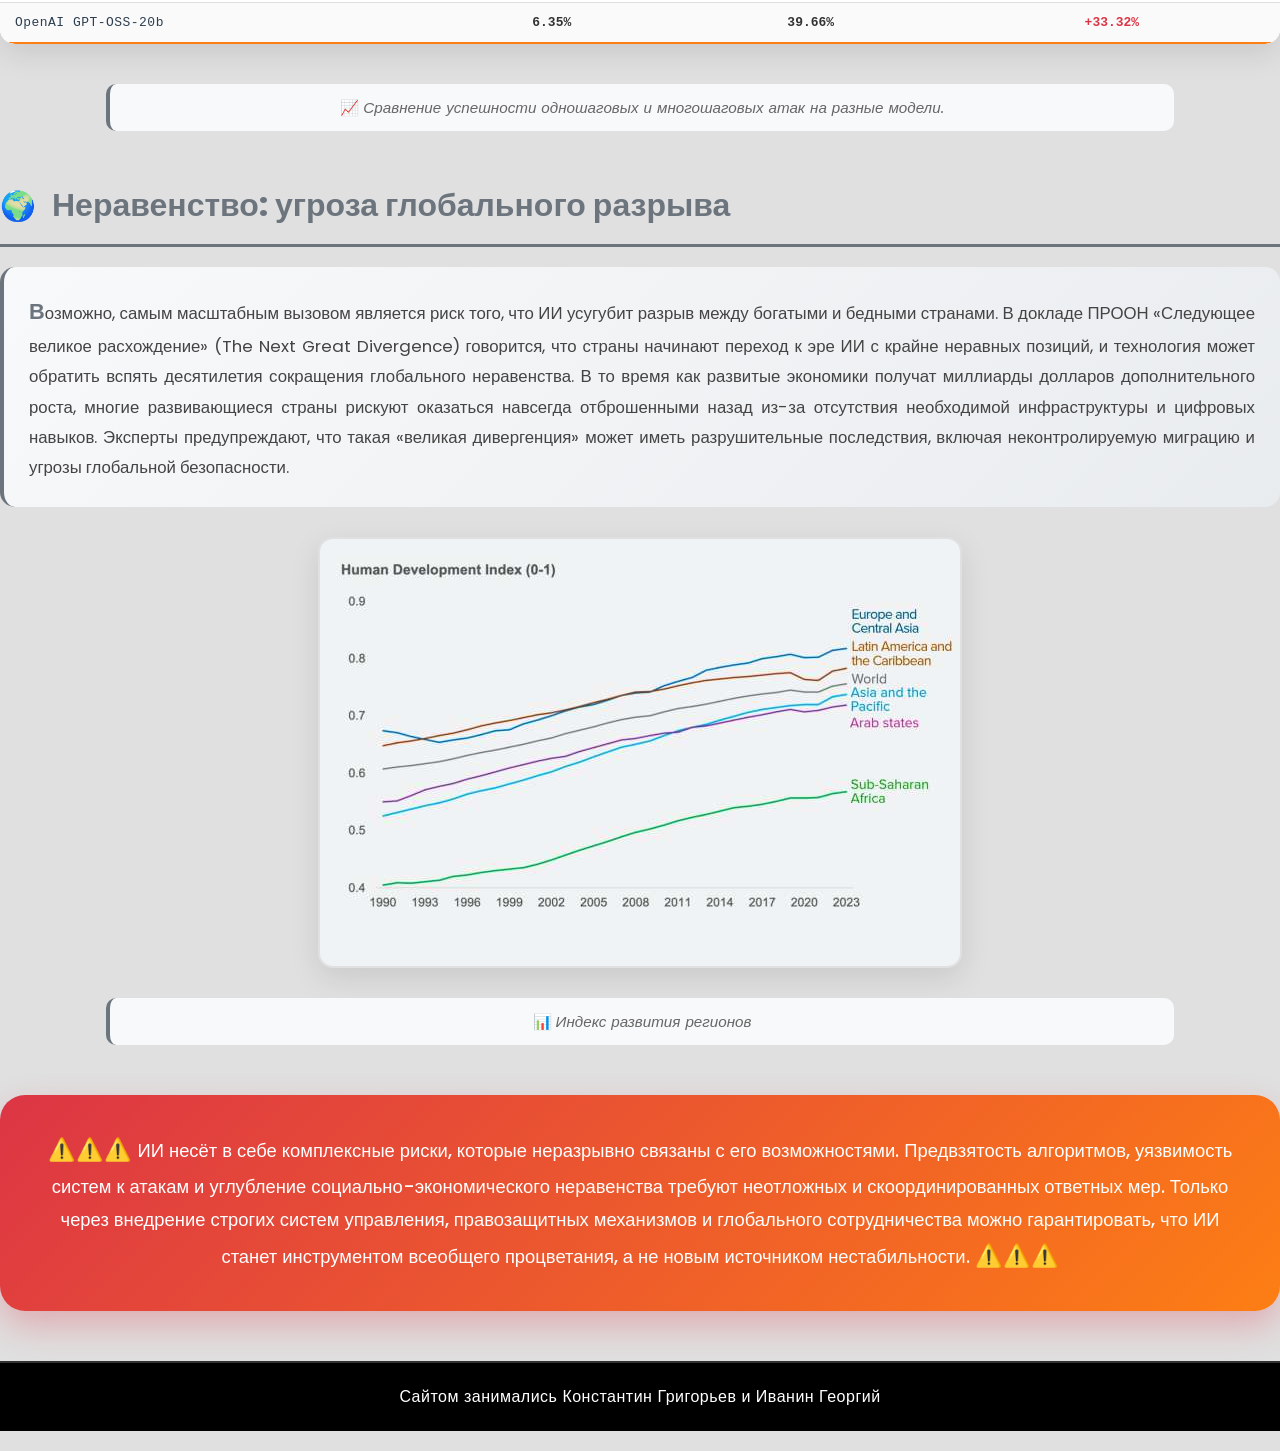
<file: page3.html>
<!DOCTYPE html>
<html lang="en">
<head>
    <meta charset="UTF-8">
    <meta name="viewport" content="width=device-width, initial-scale=1.0">
    <title>dz sunc</title>
    <link rel="stylesheet" href = "/css/main.css">
</head>
<body>
    <div class="wrapper"> 
        <header class = "container">
            <a href = "/index.html">
                <img class = "logo" src="img/svyat.jpg" alt = "">
            </a>
            <nav>
                <ul>
                    <li><a href = "/index.html">Главная</a></li>
                    <li><a href = "/page2.html">Возможности ИИ</a></li>
                    <li class="active">
                        <a><span>Риски и вызовы</span></a>
                    </li>
                    <li><a href = "/page4.html">Будущее</a></li>
                    <li><a href = "/contacts.html">Контакты</a></li>
                </ul>
            </nav>
        </header>
        
    </div>
    <div class = "ai">
        <tt1>
            Риски и вызовы искусственного интеллекта
        </tt1>
        <tt2>
            Бурное развитие искусственного интеллекта открывает огромные возможности, но одновременно порождает серьёзные риски. Эти вызовы, требующие безотлагательного внимания, можно разделить на три ключевые группы: этические проблемы, угрозы безопасности и усиление неравенства.
        </tt2>
        <tt3>
            Этические риски: предвзятость и дискриминация
        </tt3>
        <tt4>
            Одной из главных этических проблем является неспособность ИИ-систем быть полностью беспристрастными. Исследования показывают, что алгоритмы могут воспроизводить и усиливать существующие структурные неравенства в таких важных сферах, как здравоохранение, финансы, уголовное правосудие и трудоустройство. Проблема усугубляется тем, что многие модели представляют собой «чёрные ящики», и людям, столкнувшимся с алгоритмической дискриминацией, крайне сложно добиться справедливости. Верховный комиссар ООН по правам человека предупреждает, что неравенство, предвзятость и дискриминация являются крупнейшими рисками в сфере прав человека при быстром распространении ИИ.
        </tt4>
        <a href = "img/p7.jpg" target = "_blank">
                <img src="img_small/p7.jpg" alt = "">
        </a>
        <tt5>
            Оценки предвзятости языковых моделей по бенчмарку Simpson S. et al. (2024). Из Frontiers
        </tt5>
        <tt6>
            Безопасность: уязвимость перед атаками
        </tt6>
        <tt7>
             Современные ИИ-модели демонстрируют высокую уязвимость к злонамеренным манипуляциям. Согласно отчёту Международной группы экспертов по безопасности ИИ, атакующим требуется значительно меньше ресурсов для взлома или обхода механизмов безопасности, чем разработчикам для их создания и поддержки. Это фундаментальное неравенство усилий ставит под сомнение надёжность существующих методов защиты.
Американский Национальный институт стандартов и технологий (NIST) в своём таксономическом обзоре 2025 года выделил целый спектр новых угроз, включая взлом моделей через подсказки (джейлбрейки), отравление данных (data poisoning) и атаки на цепочки поставок ИИ.

        </tt7>
        <a href = "img/p8.png" target = "_blank">
                <img src="img_small/p8.jpg" alt = "">
        </a>
        <tt8>
            Классификация атак по NIST
        </tt8>
        <tt9>
            Исследователи Cisco обнаружили, что многошаговые состязательные атаки взламывают открытые ИИ-модели с вероятностью от 26% до 93%, что в 2–10 раз превышает эффективность простых одношаговых попыток. Эти угрозы эксплуатируют особенности поведения моделей, оставаясь невидимыми для традиционных систем безопасности.
        </tt9>
        <a href = "img/p9.png" target = "_blank">
                <figure class="ltx_table" id="S2.T1">
<figcaption class="ltx_caption ltx_centering"><span class="ltx_tag ltx_tag_table">Таблица 1: </span>Рейтинг моделей с открытым весом, показатель успешности атак (ASR) в одно- и многошаговых сценариях, а также разрыв в ASR между двумя техниками</figcaption>
<table class="ltx_tabular ltx_centering ltx_guessed_headers ltx_align_middle">
<thead class="ltx_thead">
<tr class="ltx_tr">
<th class="ltx_td ltx_align_left ltx_th ltx_th_column ltx_th_row ltx_border_tt"><span class="ltx_text ltx_font_bold">Модель</span></th>
<th class="ltx_td ltx_align_center ltx_th ltx_th_column ltx_border_tt"><span class="ltx_text ltx_font_bold">Одношаговый ASR</span></th>
<th class="ltx_td ltx_align_center ltx_th ltx_th_column ltx_border_tt"><span class="ltx_text ltx_font_bold">Многошаговый ASR</span></th>
<th class="ltx_td ltx_align_center ltx_th ltx_th_column ltx_border_tt"><span class="ltx_text ltx_font_bold">Разрыв в безопасности</span></th>
</tr>
</thead>
<tbody class="ltx_tbody">
<tr class="ltx_tr">
<th class="ltx_td ltx_align_left ltx_th ltx_th_row ltx_border_t">Alibaba Qwen3-32B</th>
<td class="ltx_td ltx_align_center ltx_border_t">12.70%</td>
<td class="ltx_td ltx_align_center ltx_border_t">86.18%</td>
<td class="ltx_td ltx_align_center ltx_border_t">+73.48%</td>
</tr>
<tr class="ltx_tr">
<th class="ltx_td ltx_align_left ltx_th ltx_th_row">Mistral Large-2</th>
<td class="ltx_td ltx_align_center">21.97%</td>
<td class="ltx_td ltx_align_center">92.78%</td>
<td class="ltx_td ltx_align_center">+70.81%</td>
</tr>
<tr class="ltx_tr">
<th class="ltx_td ltx_align_left ltx_th ltx_th_row">Meta Llama 3.3-70B-Instruct</th>
<td class="ltx_td ltx_align_center">16.70%</td>
<td class="ltx_td ltx_align_center">87.02%</td>
<td class="ltx_td ltx_align_center">+70.32%</td>
</tr>
<tr class="ltx_tr">
<th class="ltx_td ltx_align_left ltx_th ltx_th_row">DeepSeek v3.1</th>
<td class="ltx_td ltx_align_center">18.07%</td>
<td class="ltx_td ltx_align_center">79.65%</td>
<td class="ltx_td ltx_align_center">+61.58%</td>
</tr>
<tr class="ltx_tr">
<th class="ltx_td ltx_align_left ltx_th ltx_th_row">Zhipu AI GLM-4.5-Air</th>
<td class="ltx_td ltx_align_center">7.42%</td>
<td class="ltx_td ltx_align_center">48.36%</td>
<td class="ltx_td ltx_align_center">+40.94%</td>
</tr>
<tr class="ltx_tr">
<th class="ltx_td ltx_align_left ltx_th ltx_th_row">Google Gemma-3-1B-IT</th>
<td class="ltx_td ltx_align_center">15.33%</td>
<td class="ltx_td ltx_align_center">25.86%</td>
<td class="ltx_td ltx_align_center">+10.53%</td>
</tr>
<tr class="ltx_tr">
<th class="ltx_td ltx_align_left ltx_th ltx_th_row">Microsoft Phi-4</th>
<td class="ltx_td ltx_align_center">6.35%</td>
<td class="ltx_td ltx_align_center">54.20%</td>
<td class="ltx_td ltx_align_center">+47.85%</td>
</tr>
<tr class="ltx_tr">
<th class="ltx_td ltx_align_left ltx_th ltx_th_row ltx_border_bb">OpenAI GPT-OSS-20b</th>
<td class="ltx_td ltx_align_center ltx_border_bb">6.35%</td>
<td class="ltx_td ltx_align_center ltx_border_bb">39.66%</td>
<td class="ltx_td ltx_align_center ltx_border_bb">+33.32%</td>
</tr>
</tbody>
</table>
</figure>
        </a>
        <tt10>
            Сравнение успешности одношаговых и многошаговых атак на разные модели. 
        </tt10>
        <tt11>
            Неравенство: угроза глобального разрыва
        </tt11>
        <tt12>
            Возможно, самым масштабным вызовом является риск того, что ИИ усугубит разрыв между богатыми и бедными странами. В докладе ПРООН «Следующее великое расхождение» (The Next Great Divergence) говорится, что страны начинают переход к эре ИИ с крайне неравных позиций, и технология может обратить вспять десятилетия сокращения глобального неравенства. В то время как развитые экономики получат миллиарды долларов дополнительного роста, многие развивающиеся страны рискуют оказаться навсегда отброшенными назад из-за отсутствия необходимой инфраструктуры и цифровых навыков. Эксперты предупреждают, что такая «великая дивергенция» может иметь разрушительные последствия, включая неконтролируемую миграцию и угрозы глобальной безопасности.
        </tt12>
        <a href = "img/p10.png" target = "_blank">
                <img src="img_small/p10.jpg" alt = "">
            </a>
        <tt13>
            Индекс развития регионов
        </tt13>
        <tt14>
            ИИ несёт в себе комплексные риски, которые неразрывно связаны с его возможностями. Предвзятость алгоритмов, уязвимость систем к атакам и углубление социально-экономического неравенства требуют неотложных и скоординированных ответных мер. Только через внедрение строгих систем управления, правозащитных механизмов и глобального сотрудничества можно гарантировать, что ИИ станет инструментом всеобщего процветания, а не новым источником нестабильности.
        </tt14>
        <footer class="site-footer">
            <p>Сайтом занимались Константин Григорьев и Иванин Георгий</p>
        </footer>
    </div>
</body>
</html>
</file>
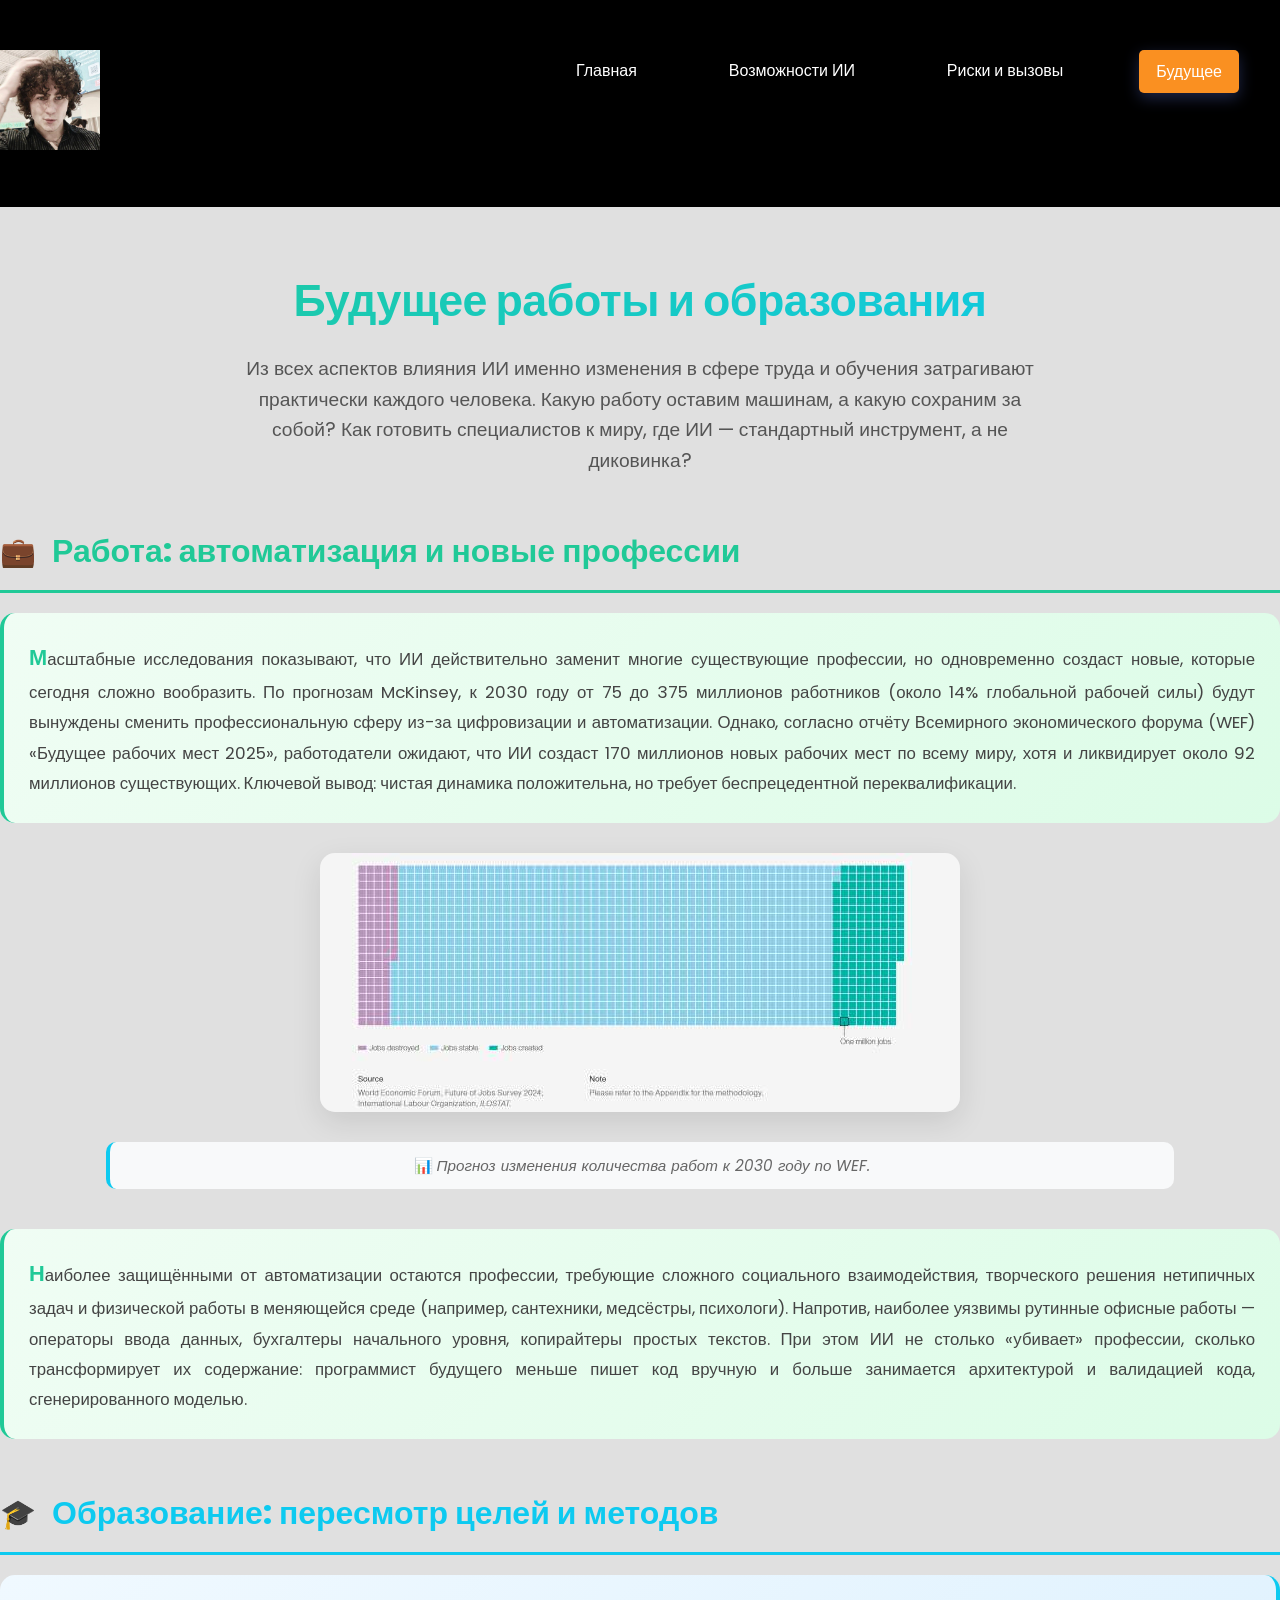
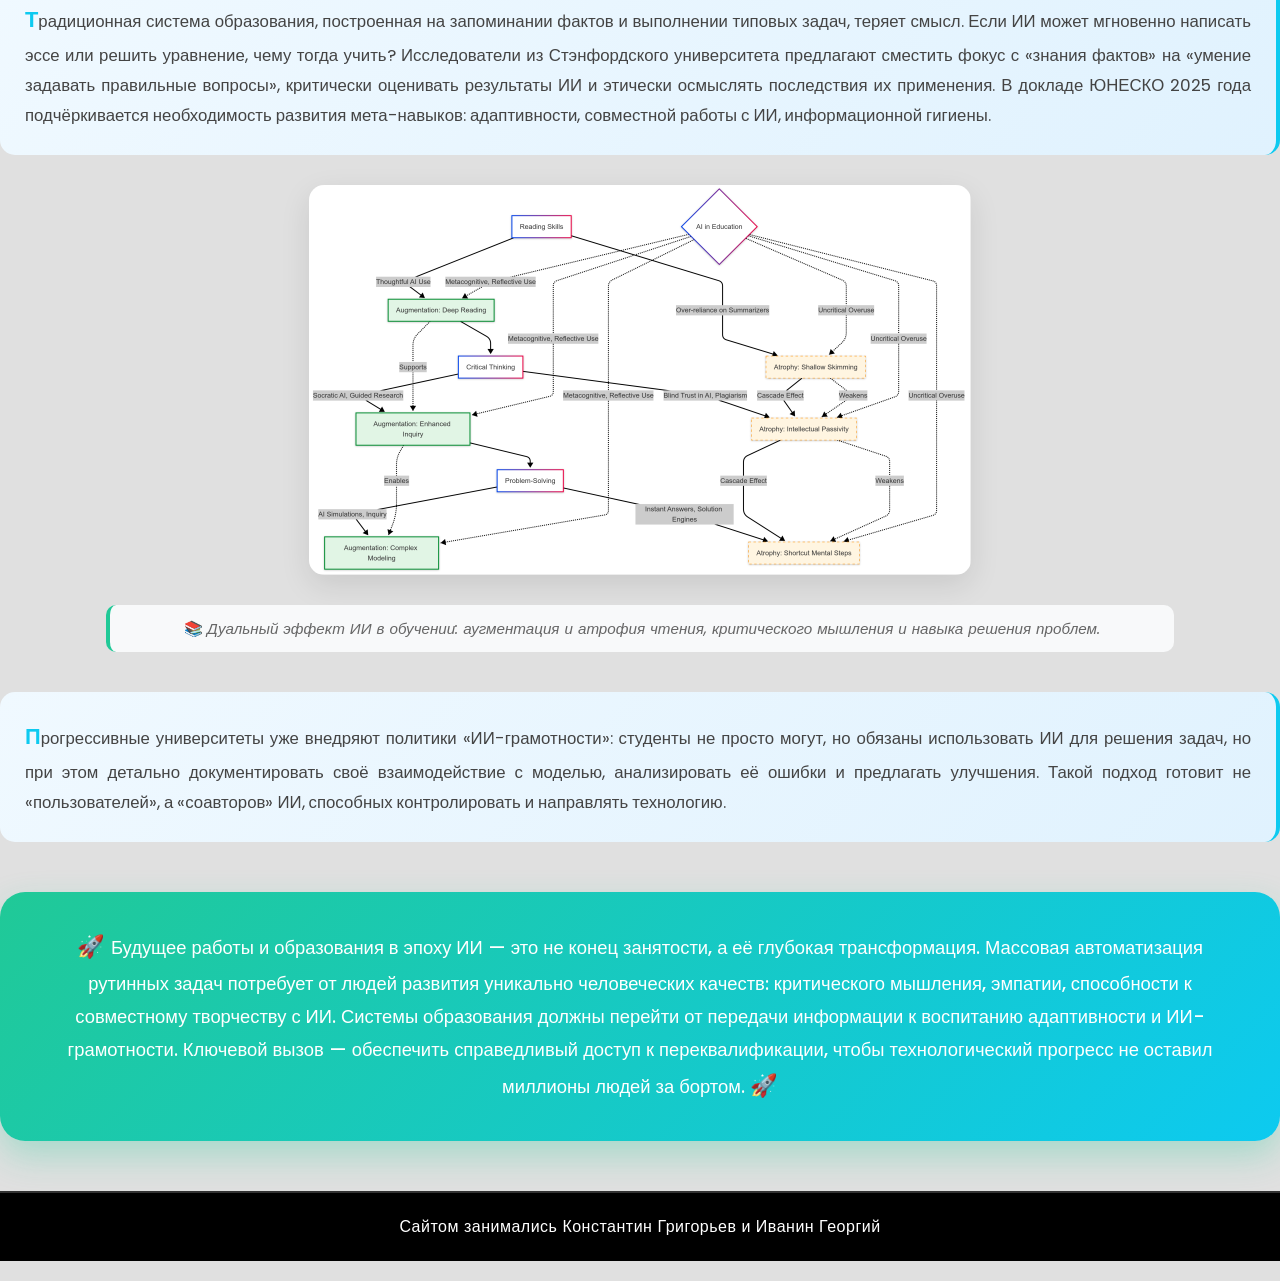
<file: page4.html>
<!DOCTYPE html>
<html lang="en">
<head>
    <meta charset="UTF-8">
    <meta name="viewport" content="width=device-width, initial-scale=1.0">
    <title>dz sunc</title>
    <link rel="stylesheet" href = "/css/main.css">
</head>
<body>
    <div class="wrapper"> 
        <header class = "container">
            <a href = "/index.html">
                <img class = "logo" src="img/svyat.jpg" alt = "">
            </a>
            <nav>
                <ul>
                    <li><a href = "/index.html">Главная</a></li>
                    <li><a href = "/page2.html">Возможности ИИ</a></li>
                    <li><a href = "page3.html">Риски и вызовы</a></li>
                    <li class="active">
                        <a><span>Будущее</span></a>
                    </li>
                    <li><a href = "/contacts.html">Контакты</a></li>
                </ul>
            </nav>
        </header>
        
    </div>
    <div class="ai">
        <hh1>
            Будущее работы и образования
        </hh1>
        <hh2>
            Из всех аспектов влияния ИИ именно изменения в сфере труда и обучения затрагивают практически каждого человека. Какую работу оставим машинам, а какую сохраним за собой? Как готовить специалистов к миру, где ИИ — стандартный инструмент, а не диковинка?
        </hh2>
        <hh3>
            Работа: автоматизация и новые профессии
        </hh3>
        <hh4>
            Масштабные исследования показывают, что ИИ действительно заменит многие существующие профессии, но одновременно создаст новые, которые сегодня сложно вообразить. По прогнозам McKinsey, к 2030 году от 75 до 375 миллионов работников (около 14% глобальной рабочей силы) будут вынуждены сменить профессиональную сферу из-за цифровизации и автоматизации. Однако, согласно отчёту Всемирного экономического форума (WEF) «Будущее рабочих мест 2025», работодатели ожидают, что ИИ создаст 170 миллионов новых рабочих мест по всему миру, хотя и ликвидирует около 92 миллионов существующих. Ключевой вывод: чистая динамика положительна, но требует беспрецедентной переквалификации.
        </hh4>
        <a href = "img/p11.png" target = "_blank">
                <img src="img_small/p11.jpg" alt = "">
            </a>
        <hh5>
            Прогноз изменения количества работ к 2030 году по WEF.
        </hh5>
        <hh6>
            Наиболее защищёнными от автоматизации остаются профессии, требующие сложного социального взаимодействия, творческого решения нетипичных задач и физической работы в меняющейся среде (например, сантехники, медсёстры, психологи). Напротив, наиболее уязвимы рутинные офисные работы — операторы ввода данных, бухгалтеры начального уровня, копирайтеры простых текстов. При этом ИИ не столько «убивает» профессии, сколько трансформирует их содержание: программист будущего меньше пишет код вручную и больше занимается архитектурой и валидацией кода, сгенерированного моделью.
        </hh6>
        <hh7>
            Образование: пересмотр целей и методов
        </hh7>
        <hh8>
            Традиционная система образования, построенная на запоминании фактов и выполнении типовых задач, теряет смысл. Если ИИ может мгновенно написать эссе или решить уравнение, чему тогда учить? Исследователи из Стэнфордского университета предлагают сместить фокус с «знания фактов» на «умение задавать правильные вопросы», критически оценивать результаты ИИ и этически осмыслять последствия их применения. В докладе ЮНЕСКО 2025 года подчёркивается необходимость развития мета-навыков: адаптивности, совместной работы с ИИ, информационной гигиены.
        </hh8>
        <a href = "img/p12.png" target = "_blank">
                <img src="img_small/p12.png" alt = "">
            </a>
        <hh9>
            Дуальный эффект ИИ в обучении: аугментация и атрофия чтения, критического мышления и навыка решения проблем.
        </hh9>
        <hh10>
            Прогрессивные университеты уже внедряют политики «ИИ-грамотности»: студенты не просто могут, но обязаны использовать ИИ для решения задач, но при этом детально документировать своё взаимодействие с моделью, анализировать её ошибки и предлагать улучшения. Такой подход готовит не «пользователей», а «соавторов» ИИ, способных контролировать и направлять технологию.
        </hh10>
        <hh11>
            Будущее работы и образования в эпоху ИИ — это не конец занятости, а её глубокая трансформация. Массовая автоматизация рутинных задач потребует от людей развития уникально человеческих качеств: критического мышления, эмпатии, способности к совместному творчеству с ИИ. Системы образования должны перейти от передачи информации к воспитанию адаптивности и ИИ-грамотности. Ключевой вызов — обеспечить справедливый доступ к переквалификации, чтобы технологический прогресс не оставил миллионы людей за бортом.
        </hh11>
        <footer class="site-footer">
            <p>Сайтом занимались Константин Григорьев и Иванин Георгий</p>
        </footer>
    </div>
</body>
</html>
</file>
<file: css/main.css>
@import url('https://fonts.googleapis.com/css2?family=Poppins:ital,wght@0,100;0,200;0,300;0,400;0,500;0,600;0,700;0,800;0,900;1,100;1,200;1,300;1,400;1,500;1,600;1,700;1,800;1,900&display=swap');
* {
    margin: 0;
    padding: 0;
}
body {
    font-family: "Poppins", sans-serif;
    font-weight: 400;
    color: #fff;
}
a {
    text-decoration: none;
}
img {
    max-width: 100%;
}
.wrapper {

    background: #D38E57;
    background: linear-gradient(315deg, #000000, #000000);
    width: 100%;
}
.container {
    width: 1400px;
    margin: 0 auto;
}
header {
    padding: 50px 0;
}
header img {
    width: 100px;
}
header nav {
    float: right;
    width: 60%;
}
header nav ul {
    list-style: none;
    display: flex;
    justify-content: space-between;
}
header nav ul li {
    display: inline-block;
}
header nav ul li a{
    color: #fff;
}
header nav ul li:not(.active) a:hover{
    border-bottom: 5px solid #8f2008;
}
header nav ul li.active a{
    background: #FA9021;
    padding: 9px 17px;
    border-radius: 5px;
}
header nav ul li.active::after{
    content: '';
    display: block;
}







nav ul {
    display: flex;
    list-style: none;
    gap: 25px;
    flex-wrap: wrap;
}

nav ul li a {
    text-decoration: none;
    color: #555;
    font-weight: 500;
    padding: 8px 16px;
    border-radius: 10px;
    transition: all 0.3s ease;
    display: inline-block;
}

nav ul li a:hover {
    background: linear-gradient(135deg, #667eea 0%, #764ba2 100%);
    color: white;
    transform: translateY(-2px);
    box-shadow: 0 5px 15px rgba(102, 126, 234, 0.3);
}

nav ul li.active a {
    background: linear-gradient(135deg, #667eea 0%, #764ba2 100%);
    color: white;
    box-shadow: 0 5px 15px rgba(102, 126, 234, 0.3);
}

/* Основной контент */
.abcd {
    background: white;
    border-radius: 20px;
    padding: 40px;
    box-shadow: 0 10px 40px rgba(0, 0, 0, 0.1);
}

.abcde {
    margin-bottom: 30px;
    text-align: center;
}

.abcde h1 {
    font-size: 2.5em;
    background: linear-gradient(135deg, #667eea 0%, #764ba2 100%);
    -webkit-background-clip: text;
    background-clip: text;
    color: transparent;
    margin-bottom: 20px;
    font-weight: 700;
}

.abcde h2 {
    font-size: 1.3em;
    color: #555;
    font-weight: 500;
    line-height: 1.5;
    max-width: 800px;
    margin: 0 auto;
}

.abcd img {
    width: 100%;
    max-width: 600px;
    height: auto;
    border-radius: 15px;
    margin: 30px auto;
    display: block;
    box-shadow: 0 5px 20px rgba(0, 0, 0, 0.1);
    transition: transform 0.3s ease, box-shadow 0.3s ease;
}

.abcd img:hover {
    transform: scale(1.02);
    box-shadow: 0 10px 30px rgba(0, 0, 0, 0.2);
}

.abcd h3 {
    font-size: 2em;
    color: #667eea;
    margin: 30px 0 20px 0;
    padding-bottom: 10px;
    border-bottom: 3px solid #667eea;
    display: inline-block;
}

.abcd h4 {
    font-size: 1.1em;
    font-weight: normal;
    color: #444;
    line-height: 1.8;
    text-align: justify;
    margin-top: 20px;
    background: #f8f9fa;
    padding: 25px;
    border-radius: 15px;
    border-left: 4px solid #667eea;
}

/* Адаптивность для мобильных устройств */
@media (max-width: 768px) {
    .wrapper {
        padding: 10px;
    }
    
    header.container {
        flex-direction: column;
        text-align: center;
        padding: 20px;
    }
    
    nav ul {
        justify-content: center;
        gap: 15px;
    }
    
    .abcd {
        padding: 20px;
    }
    
    .abcde h1 {
        font-size: 1.8em;
    }
    
    .abcde h2 {
        font-size: 1.1em;
    }
    
    .abcd h3 {
        font-size: 1.6em;
    }
    
    .abcd h4 {
        font-size: 1em;
        padding: 15px;
    }
}

@media (max-width: 480px) {
    nav ul {
        gap: 8px;
    }
    
    nav ul li a {
        padding: 6px 12px;
        font-size: 14px;
    }
    
    .abcde h1 {
        font-size: 1.5em;
    }
    
    .abcd h3 {
        font-size: 1.3em;
    }
}

/* Анимации при загрузке */
@keyframes fadeInUp {
    from {
        opacity: 0;
        transform: translateY(30px);
    }
    to {
        opacity: 1;
        transform: translateY(0);
    }
}

.abcd {
    animation: fadeInUp 0.8s ease-out;
}

.abcd img {
    animation: fadeInUp 0.6s ease-out;
}

/* Стили для ссылок в тексте (если появятся) */
a {
    color: #667eea;
    transition: color 0.3s ease;
}

a:hover {
    color: #764ba2;
}

/* Плавный скролл */
html {
    scroll-behavior: smooth;
}

/* Стилизация скроллбара */
::-webkit-scrollbar {
    width: 10px;
}

::-webkit-scrollbar-track {
    background: #f1f1f1;
    border-radius: 10px;
}

::-webkit-scrollbar-thumb {
    background: linear-gradient(135deg, #667eea 0%, #764ba2 100%);
    border-radius: 10px;
}

::-webkit-scrollbar-thumb:hover {
    background: linear-gradient(135deg, #764ba2 0%, #667eea 100%);
}


/* Стили для h5 - Развитие ИИ */
.abcd h5 {
    font-size: 1.8em;
    color: #764ba2;
    margin: 40px 0 20px 0;
    padding-left: 15px;
    border-left: 5px solid #764ba2;
    position: relative;
    font-weight: 600;
}

.abcd h5::before {
    content: "🚀";
    margin-right: 10px;
    font-size: 0.9em;
}

/* Стили для h6 - основной текст о развитии */
.abcd h6 {
    font-size: 1.05em;
    font-weight: normal;
    color: #444;
    line-height: 1.8;
    text-align: justify;
    background: linear-gradient(135deg, #f5f7fa 0%, #c3cfe2 100%);
    padding: 25px;
    border-radius: 15px;
    margin: 20px 0;
    box-shadow: 0 4px 15px rgba(0, 0, 0, 0.05);
    transition: transform 0.3s ease;
}

.abcd h6:hover {
    transform: translateY(-3px);
    box-shadow: 0 8px 25px rgba(0, 0, 0, 0.1);
}

/* Стили для h7 - описание уровней задач */
.abcd h7 {
    display: block;
    font-size: 0.95em;
    font-weight: normal;
    color: #555;
    line-height: 1.7;
    background: #fff8e7;
    padding: 20px;
    border-radius: 12px;
    margin: 20px 0;
    border: 1px solid #ffe4b5;
    border-left: 4px solid #ffa500;
    font-style: italic;
}

/* Стилизация цитаты в h7 */
.abcd h7::before {
    content: "📊 ";
    font-size: 1.2em;
}

/* Стили для h8 - итоговое заключение */
.abcd h8 {
    display: block;
    font-size: 1.2em;
    font-weight: 500;
    color: white;
    background: linear-gradient(135deg, #667eea 0%, #764ba2 100%);
    padding: 25px 30px;
    border-radius: 20px;
    margin: 40px 0 20px 0;
    text-align: center;
    line-height: 1.6;
    box-shadow: 0 10px 30px rgba(102, 126, 234, 0.3);
    transition: all 0.3s ease;
}

.abcd h8:hover {
    transform: translateY(-5px);
    box-shadow: 0 15px 40px rgba(102, 126, 234, 0.4);
}

.abcd h8::before {
    content: "✨ ";
    font-size: 1.2em;
}

.abcd h8::after {
    content: " ✨";
    font-size: 1.2em;
}

/* Дополнительные стили для улучшения читаемости */
@media (max-width: 768px) {
    .abcd h5 {
        font-size: 1.5em;
        margin-top: 30px;
    }
    
    .abcd h6 {
        font-size: 0.95em;
        padding: 18px;
    }
    
    .abcd h7 {
        font-size: 0.9em;
        padding: 15px;
    }
    
    .abcd h8 {
        font-size: 1em;
        padding: 18px 20px;
    }
}

@media (max-width: 480px) {
    .abcd h5 {
        font-size: 1.3em;
        padding-left: 10px;
    }
    
    .abcd h6 {
        font-size: 0.9em;
        line-height: 1.6;
    }
    
    .abcd h8 {
        font-size: 0.95em;
        padding: 15px;
    }
}

/* Анимация для появления новых элементов */
@keyframes slideInLeft {
    from {
        opacity: 0;
        transform: translateX(-30px);
    }
    to {
        opacity: 1;
        transform: translateX(0);
    }
}

.abcd h5 {
    animation: slideInLeft 0.6s ease-out;
}

.abcd h6 {
    animation: fadeInUp 0.7s ease-out;
}

.abcd h7 {
    animation: fadeInUp 0.8s ease-out;
}

.abcd h8 {
    animation: fadeInUp 0.9s ease-out;
}
@keyframes spin {
    from {
        transform: rotate(0deg);
    }
    to {
        transform: rotate(360deg);
    }
}

header.container .logo:hover {
    animation: spin 3s linear infinite;
}




/* Стили для второй страницы - обертка ai */
.ai {
    display: block;
    max-width: 1600px;
    margin: 0 auto;
    padding: 20px 0;
    background-color: #e0e0e0;
}

/* Стили для t1 - главный заголовок */
.ai t1 {
    display: block;
    font-size: 2.8em;
    font-weight: 800;
    background: linear-gradient(135deg, #667eea 0%, #764ba2 100%);
    -webkit-background-clip: text;
    background-clip: text;
    color: transparent;
    text-align: center;
    margin: 40px 0 20px 0;
    letter-spacing: -0.5px;
    animation: fadeInDown 0.8s ease-out;
}

/* Стили для t2 - подзаголовок/введение */
.ai t2 {
    display: block;
    font-size: 1.2em;
    color: #555;
    text-align: center;
    max-width: 800px;
    margin: 0 auto 50px auto;
    line-height: 1.6;
    font-weight: 400;
    padding: 0 20px;
}

/* Стили для t3 - заголовки разделов */
.ai t3 {
    display: block;
    font-size: 2em;
    font-weight: 700;
    color: #667eea;
    margin: 50px 0 20px 0;
    padding-bottom: 15px;
    border-bottom: 3px solid #667eea;
    position: relative;
}

.ai t3::before {
    content: "✦";
    margin-right: 10px;
    color: #764ba2;
    font-size: 0.9em;
}

/* Стили для t4 - основной текст */
.ai t4 {
    display: block;
    font-size: 1.05em;
    line-height: 1.8;
    color: #444;
    text-align: justify;
    margin: 20px 0;
    padding: 0 10px;
}

/* Стили для t5 - подписи к изображениям/цитаты */
.ai t5 {
    display: block;
    font-size: 0.95em;
    color: #666;
    font-style: italic;
    text-align: center;
    margin: 15px 0 30px 0;
    padding: 12px 20px;
    background: #f8f9fa;
    border-radius: 10px;
    border-left: 4px solid #667eea;
    max-width: 80%;
    margin-left: auto;
    margin-right: auto;
}

/* Стили для изображений на второй странице */
.ai img {
    max-width: 100%;
    height: auto;
    border-radius: 15px;
    display: block;
    margin: 30px auto;
    box-shadow: 0 10px 30px rgba(0, 0, 0, 0.1);
    transition: all 0.3s ease;
}

.ai img:hover {
    transform: scale(1.02);
    box-shadow: 0 15px 40px rgba(0, 0, 0, 0.2);
}

/* Специфический стиль для p4.png */
.ai img[src*="p4.jpg"] {
    max-width: 80%;
    border: 2px solid #e0e0e0;
}

/* Дополнительные стили для лучшей читаемости */
.ai t4::first-letter {
    font-size: 1.2em;
    font-weight: bold;
    color: #667eea;
}

/* Анимации для элементов второй страницы */
.ai t1 {
    animation: fadeInDown 0.8s ease-out;
}

.ai t2 {
    animation: fadeInUp 0.8s ease-out;
}

.ai t3 {
    animation: fadeInLeft 0.6s ease-out;
}

.ai t4 {
    animation: fadeInUp 0.7s ease-out;
}

.ai t5 {
    animation: fadeInUp 0.5s ease-out;
}

.ai img {
    animation: fadeInUp 0.7s ease-out;
}

/* Адаптивность для мобильных устройств */
@media (max-width: 768px) {
    .ai {
        padding: 15px 0;
    }
    
    .ai t1 {
        font-size: 2em;
        margin-top: 20px;
    }
    
    .ai t2 {
        font-size: 1em;
        margin-bottom: 30px;
    }
    
    .ai t3 {
        font-size: 1.6em;
        margin-top: 30px;
    }
    
    .ai t4 {
        font-size: 0.95em;
        line-height: 1.6;
    }
    
    .ai t5 {
        font-size: 0.85em;
        max-width: 95%;
        padding: 10px 15px;
    }
    
    .ai img[src*="p4.jpg"] {
        max-width: 95%;
    }
}

@media (max-width: 480px) {
    .ai t1 {
        font-size: 1.6em;
    }
    
    .ai t2 {
        font-size: 0.9em;
    }
    
    .ai t3 {
        font-size: 1.3em;
    }
    
    .ai t5 {
        font-size: 0.8em;
    }
}

/* Эффект градиента для выделения текста */
.ai t4::selection {
    background: #667eea;
    color: white;
}

/* Плавный скролл для второй страницы */
html {
    scroll-behavior: smooth;
}

/* Дополнительный эффект для заголовка t3 */
.ai t3:hover {
    color: #764ba2;
    transition: color 0.3s ease;
}

.ai t3:hover::before {
    transform: rotate(90deg);
    display: inline-block;
    transition: transform 0.3s ease;
}

/* Эффект для цитаты t5 */
.ai t5:hover {
    background: linear-gradient(135deg, #f8f9fa 0%, #e9ecef 100%);
    transform: translateX(5px);
    transition: all 0.3s ease;
}

/* Стили для блока ii (продолжение второй страницы) */
.ii {
    display: block;
    max-width: 1600px;
    margin: 0 auto;
    background-color: #e8edff;
    margin-top: -20px;
}

/* Стили для t6 - продолжение экономической части */
.ii t6 {
    display: block;
    font-size: 1.05em;
    line-height: 1.8;
    color: #444;
    text-align: justify;
    margin: 20px 0 30px 0;
    padding: 20px;
    background: linear-gradient(135deg, #f8f9fa 0%, #e9ecef 100%);
    border-radius: 15px;
    border-right: 4px solid #667eea;
    transition: all 0.3s ease;
}

.ii t6:hover {
    transform: translateX(-5px);
    box-shadow: 0 5px 20px rgba(0, 0, 0, 0.08);
}

.ii t6::first-letter {
    font-size: 1.3em;
    font-weight: bold;
    color: #667eea;
}

/* Стили для t7 - заголовок раздела "Медицина" */
.ii t7 {
    display: block;
    font-size: 2em;
    font-weight: 700;
    color: #764ba2;
    margin: 50px 0 20px 0;
    padding-left: 20px;
    border-left: 5px solid #764ba2;
    position: relative;
    background: linear-gradient(135deg, #764ba2 0%, #667eea 100%);
    -webkit-background-clip: text;
    background-clip: text;
    color: transparent;
}

.ii t7::before {
    content: "🏥 ";
    margin-right: 10px;
    background: none;
    -webkit-background-clip: unset;
    background-clip: unset;
    color: #764ba2;
}

.ii t7::after {
    content: "";
    position: absolute;
    bottom: -10px;
    left: 0;
    width: 60px;
    height: 3px;
    background: linear-gradient(135deg, #764ba2 0%, #667eea 100%);
    border-radius: 3px;
}

/* Стили для t8 - основной текст о медицине */
.ii t8 {
    display: block;
    font-size: 1.05em;
    line-height: 1.8;
    color: #444;
    text-align: justify;
    margin: 25px 0;
    padding: 0 10px;
}

.ii t8::first-letter {
    font-size: 1.2em;
    font-weight: bold;
    color: #764ba2;
}

/* Стили для t9 - пример из медицины (цитата) */
.ii t9 {
    display: block;
    font-size: 0.98em;
    color: #555;
    font-style: italic;
    text-align: center;
    margin: 20px 0 30px 0;
    padding: 18px 25px;
    background: #f0f4ff;
    border-radius: 15px;
    border-left: 4px solid #764ba2;
    max-width: 85%;
    margin-left: auto;
    margin-right: auto;
    line-height: 1.7;
    transition: all 0.3s ease;
}

.ii t9:hover {
    transform: translateY(-3px);
    box-shadow: 0 8px 25px rgba(118, 75, 162, 0.15);
    background: #e8edff;
}

.ii t9::before {
    content: "💊 ";
    font-size: 1.1em;
    font-style: normal;
}

/* Стили для t10 - итоговое заключение */
.ii t10 {
    display: block;
    font-size: 1.15em;
    font-weight: 500;
    color: white;
    background: linear-gradient(135deg, #667eea 0%, #764ba2 100%);
    padding: 30px 35px;
    border-radius: 20px;
    margin: 50px 0 30px 0;
    text-align: center;
    line-height: 1.7;
    box-shadow: 0 15px 35px rgba(102, 126, 234, 0.3);
    transition: all 0.3s ease;
}

.ii t10:hover {
    transform: translateY(-5px);
    box-shadow: 0 20px 45px rgba(102, 126, 234, 0.4);
}

.ii t10::before {
    content: "✨ ";
    font-size: 1.2em;
}

.ii t10::after {
    content: " ✨";
    font-size: 1.2em;
}

/* Стили для изображения p5.png */
.ii img[src*="p5.jpg"] {
    max-width: 85%;
    height: auto;
    border-radius: 20px;
    display: block;
    margin: 30px auto;
    box-shadow: 0 10px 30px rgba(0, 0, 0, 0.1);
    transition: all 0.3s ease;
    border: 2px solid #e0e0e0;
}

.ii img[src*="p5.jpg"]:hover {
    transform: scale(1.02);
    box-shadow: 0 15px 40px rgba(118, 75, 162, 0.2);
    border-color: #764ba2;
}

/* Анимации для элементов ii */
.ii t6 {
    animation: fadeInUp 0.7s ease-out;
}

.ii t7 {
    animation: fadeInRight 0.6s ease-out;
}

.ii t8 {
    animation: fadeInUp 0.7s ease-out;
}

.ii t9 {
    animation: fadeInUp 0.8s ease-out;
}

.ii t10 {
    animation: fadeInUp 0.9s ease-out;
}

.ii img {
    animation: fadeInUp 0.7s ease-out;
}

/* Адаптивность для мобильных устройств */
@media (max-width: 768px) {
    .ii t6 {
        font-size: 0.95em;
        padding: 15px;
    }
    
    .ii t7 {
        font-size: 1.6em;
        padding-left: 15px;
    }
    
    .ii t8 {
        font-size: 0.95em;
    }
    
    .ii t9 {
        font-size: 0.9em;
        max-width: 95%;
        padding: 15px 18px;
    }
    
    .ii t10 {
        font-size: 1em;
        padding: 20px 25px;
        margin-top: 35px;
    }
    
    .ii img[src*="p5.jpg"] {
        max-width: 95%;
    }
}

@media (max-width: 480px) {
    .ii t6 {
        font-size: 0.9em;
        padding: 12px;
    }
    
    .ii t7 {
        font-size: 1.3em;
    }
    
    .ii t8 {
        font-size: 0.9em;
    }
    
    .ii t9 {
        font-size: 0.85em;
        padding: 12px 15px;
    }
    
    .ii t10 {
        font-size: 0.9em;
        padding: 15px 20px;
    }
}

/* Дополнительные эффекты */
.ii t7:hover {
    transform: translateX(5px);
    transition: transform 0.3s ease;
}

/* Выделение важных терминов в t8 */
.ii t8 strong, .ii t8 b {
    color: #764ba2;
}

/* Стилизация цитаты в t9 для важных чисел */
.ii t9::selection {
    background: #764ba2;
    color: white;
}
/* Стили для третьей страницы - Риски и вызовы ИИ */

/* Стили для tt1 - главный заголовок */
tt1 {
    display: block;
    font-size: 2.8em;
    font-weight: 800;
    background: linear-gradient(135deg, #dc3545 0%, #fd7e14 100%);
    -webkit-background-clip: text;
    background-clip: text;
    color: transparent;
    text-align: center;
    margin: 40px 0 20px 0;
    letter-spacing: -0.5px;
    animation: fadeInDown 0.8s ease-out;
}

/* Стили для tt2 - подзаголовок/введение */
tt2 {
    display: block;
    font-size: 1.2em;
    color: #555;
    text-align: center;
    max-width: 800px;
    margin: 0 auto 50px auto;
    line-height: 1.6;
    font-weight: 400;
    padding: 0 20px;
}

/* Стили для tt3 - заголовок раздела об этических рисках */
tt3 {
    display: block;
    font-size: 2em;
    font-weight: 700;
    color: #dc3545;
    margin: 50px 0 20px 0;
    padding-bottom: 15px;
    border-bottom: 3px solid #dc3545;
    position: relative;
}

tt3::before {
    content: "⚠️";
    margin-right: 10px;
    font-size: 0.9em;
}

/* Стили для tt4 - основной текст об этических рисках */
tt4 {
    display: block;
    font-size: 1.05em;
    line-height: 1.8;
    color: #444;
    text-align: justify;
    margin: 20px 0 30px 0;
    padding: 20px;
    background: linear-gradient(135deg, #fff5f5 0%, #ffe8e8 100%);
    border-radius: 15px;
    border-left: 4px solid #dc3545;
    transition: all 0.3s ease;
}

tt4:hover {
    transform: translateX(5px);
    box-shadow: 0 5px 20px rgba(220, 53, 69, 0.1);
}

tt4::first-letter {
    font-size: 1.3em;
    font-weight: bold;
    color: #dc3545;
}

/* Стили для изображения p7.jpg */
img[src*="p7.jpg"] {
    max-width: 85%;
    height: auto;
    border-radius: 15px;
    display: block;
    margin: 30px auto;
    box-shadow: 0 10px 30px rgba(0, 0, 0, 0.1);
    transition: all 0.3s ease;
    border: 2px solid #ffd6d6;
}

img[src*="p7.jpg"]:hover {
    transform: scale(1.02);
    box-shadow: 0 15px 40px rgba(220, 53, 69, 0.2);
    border-color: #dc3545;
}

/* Анимации для элементов третьей страницы */
tt1 {
    animation: fadeInDown 0.8s ease-out;
}

tt2 {
    animation: fadeInUp 0.8s ease-out;
}

tt3 {
    animation: fadeInLeft 0.6s ease-out;
}

tt4 {
    animation: fadeInUp 0.7s ease-out;
}

img[src*="p7.jpg"] {
    animation: fadeInUp 0.7s ease-out;
}

/* Адаптивность для мобильных устройств */
@media (max-width: 768px) {
    tt1 {
        font-size: 2em;
        margin-top: 20px;
    }
    
    tt2 {
        font-size: 1em;
        margin-bottom: 30px;
    }
    
    tt3 {
        font-size: 1.6em;
        margin-top: 30px;
    }
    
    tt4 {
        font-size: 0.95em;
        padding: 15px;
        line-height: 1.6;
    }
    
    img[src*="p7.jpg"] {
        max-width: 95%;
    }
}

@media (max-width: 480px) {
    tt1 {
        font-size: 1.6em;
    }
    
    tt2 {
        font-size: 0.9em;
    }
    
    tt3 {
        font-size: 1.3em;
    }
    
    tt4 {
        font-size: 0.9em;
        padding: 12px;
    }
}

/* Дополнительные эффекты для третьей страницы */
tt3:hover {
    color: #fd7e14;
    transition: color 0.3s ease;
}

tt3:hover::before {
    transform: rotate(15deg);
    display: inline-block;
    transition: transform 0.3s ease;
}

/* Выделение важных терминов в tt4 */
tt4 strong, tt4 b {
    color: #dc3545;
}

/* Стилизация цитат и важных предупреждений */
tt4::selection {
    background: #dc3545;
    color: white;
}
/* Стили для tt5 - подпись к изображению/бенчмарк */
tt5 {
    display: block;
    font-size: 0.95em;
    color: #666;
    font-style: italic;
    text-align: center;
    margin: 15px 0 30px 0;
    padding: 12px 20px;
    background: #f8f9fa;
    border-radius: 10px;
    border-left: 4px solid #dc3545;
    max-width: 80%;
    margin-left: auto;
    margin-right: auto;
    transition: all 0.3s ease;
}

tt5:hover {
    background: #fff5f5;
    transform: translateY(-2px);
    box-shadow: 0 5px 15px rgba(220, 53, 69, 0.1);
}

tt5::before {
    content: "📊 ";
    font-style: normal;
}

/* Стили для tt6 - заголовок раздела о безопасности */
tt6 {
    display: block;
    font-size: 2em;
    font-weight: 700;
    color: #fd7e14;
    margin: 50px 0 20px 0;
    padding-bottom: 15px;
    border-bottom: 3px solid #fd7e14;
    position: relative;
}

tt6::before {
    content: "🔒 ";
    margin-right: 10px;
    font-size: 0.9em;
}

/* Стили для tt7 - основной текст о безопасности */
tt7 {
    display: block;
    font-size: 1.05em;
    line-height: 1.8;
    color: #444;
    text-align: justify;
    margin: 20px 0 30px 0;
    padding: 25px;
    background: linear-gradient(135deg, #fff8f0 0%, #fff0e0 100%);
    border-radius: 15px;
    border-right: 4px solid #fd7e14;
    transition: all 0.3s ease;
}

tt7:hover {
    transform: translateX(-5px);
    box-shadow: 0 5px 20px rgba(253, 126, 20, 0.1);
}

tt7::first-letter {
    font-size: 1.3em;
    font-weight: bold;
    color: #fd7e14;
}

/* Стилизация важных терминов в tt7 */
tt7 strong, tt7 b {
    color: #fd7e14;
}

/* Стили для изображения p8.png */
img[src*="p8.jpg"] {
    max-width: 85%;
    height: auto;
    border-radius: 15px;
    display: block;
    margin: 30px auto;
    box-shadow: 0 10px 30px rgba(0, 0, 0, 0.1);
    transition: all 0.3s ease;
    border: 2px solid #ffe0cc;
}

img[src*="p8.jpg"]:hover {
    transform: scale(1.02);
    box-shadow: 0 15px 40px rgba(253, 126, 20, 0.2);
    border-color: #fd7e14;
}

/* Анимации для новых элементов */
tt5 {
    animation: fadeInUp 0.5s ease-out;
}

tt6 {
    animation: fadeInRight 0.6s ease-out;
}

tt7 {
    animation: fadeInUp 0.7s ease-out;
}

img[src*="p8.jpg"] {
    animation: fadeInUp 0.7s ease-out;
}

/* Специфические стили для выделения угроз */
tt7 .threat {
    background: rgba(253, 126, 20, 0.1);
    padding: 2px 6px;
    border-radius: 5px;
    font-weight: 500;
    color: #fd7e14;
}

/* Стили для списка угроз, если появится */
tt7 ul, tt7 ol {
    margin: 15px 0;
    padding-left: 30px;
}

tt7 li {
    margin: 10px 0;
}

/* Адаптивность для мобильных устройств */
@media (max-width: 768px) {
    tt5 {
        font-size: 0.85em;
        max-width: 95%;
        padding: 10px 15px;
    }
    
    tt6 {
        font-size: 1.6em;
        margin-top: 30px;
    }
    
    tt7 {
        font-size: 0.95em;
        padding: 18px;
        line-height: 1.6;
    }
    
    img[src*="p8.jpg"] {
        max-width: 95%;
    }
}

@media (max-width: 480px) {
    tt5 {
        font-size: 0.8em;
        padding: 8px 12px;
    }
    
    tt6 {
        font-size: 1.3em;
    }
    
    tt7 {
        font-size: 0.9em;
        padding: 15px;
    }
}

/* Дополнительные эффекты для tt6 */
tt6:hover {
    color: #dc3545;
    transition: color 0.3s ease;
}

tt6:hover::before {
    animation: shake 0.5s ease;
}

@keyframes shake {
    0%, 100% { transform: rotate(0deg); }
    25% { transform: rotate(10deg); }
    75% { transform: rotate(-10deg); }
}

/* Стилизация цитат в tt7 */
tt7::selection {
    background: #fd7e14;
    color: white;
}
/* Стили для tt8 - подпись к изображению p8.png */
tt8 {
    display: block;
    font-size: 0.95em;
    color: #666;
    font-style: italic;
    text-align: center;
    margin: 15px 0 30px 0;
    padding: 12px 20px;
    background: #f8f9fa;
    border-radius: 10px;
    border-left: 4px solid #fd7e14;
    max-width: 80%;
    margin-left: auto;
    margin-right: auto;
    transition: all 0.3s ease;
}

tt8:hover {
    background: #fff8f0;
    transform: translateY(-2px);
    box-shadow: 0 5px 15px rgba(253, 126, 20, 0.1);
}

tt8::before {
    content: "📋 ";
    font-style: normal;
}

/* Стили для tt9 - основной текст о многошаговых атаках */
tt9 {
    display: block;
    font-size: 1.05em;
    line-height: 1.8;
    color: #444;
    text-align: justify;
    margin: 20px 0 30px 0;
    padding: 25px;
    background: linear-gradient(135deg, #fff5f0 0%, #ffe8dd 100%);
    border-radius: 15px;
    border-left: 4px solid #dc3545;
    transition: all 0.3s ease;
}

tt9:hover {
    transform: translateX(5px);
    box-shadow: 0 5px 20px rgba(220, 53, 69, 0.1);
}

tt9::first-letter {
    font-size: 1.3em;
    font-weight: bold;
    color: #dc3545;
}

/* Выделение процентных значений в tt9 */
tt9 {
    --highlight-color: #dc3545;
}

/* Стили для важных чисел (процентов) в tt9 */
tt9::selection {
    background: #dc3545;
    color: white;
}

/* Стили для tt10 - подпись к изображению p9.png */
tt10 {
    display: block;
    font-size: 0.95em;
    color: #666;
    font-style: italic;
    text-align: center;
    margin: 15px 0 40px 0;
    padding: 12px 20px;
    background: #f8f9fa;
    border-radius: 10px;
    border-left: 4px solid #6c757d;
    max-width: 80%;
    margin-left: auto;
    margin-right: auto;
    transition: all 0.3s ease;
}

tt10:hover {
    background: #f0f0f0;
    transform: translateY(-2px);
    box-shadow: 0 5px 15px rgba(108, 117, 125, 0.1);
}

tt10::before {
    content: "📈 ";
    font-style: normal;
}

/* Стили для изображения p9.png */
img[src*="p9.jpg"] {
    max-width: 85%;
    height: auto;
    border-radius: 15px;
    display: block;
    margin: 30px auto;
    box-shadow: 0 10px 30px rgba(0, 0, 0, 0.1);
    transition: all 0.3s ease;
    border: 2px solid #e0e0e0;
}

img[src*="p9.jpg"]:hover {
    transform: scale(1.02);
    box-shadow: 0 15px 40px rgba(108, 117, 125, 0.2);
    border-color: #6c757d;
}

/* Специальные стили для выделения процентов в tt9 */
tt9 .percentage {
    font-weight: bold;
    color: #dc3545;
    background: rgba(220, 53, 69, 0.1);
    padding: 2px 6px;
    border-radius: 5px;
    display: inline-block;
}

/* Если вы хотите добавить стили для текста внутри tt9 с числами */
tt9 em, tt9 strong {
    color: #dc3545;
}

/* Анимации для новых элементов */
tt8 {
    animation: fadeInUp 0.6s ease-out;
}

tt9 {
    animation: fadeInUp 0.7s ease-out;
}

img[src*="p9.jpg"] {
    animation: fadeInUp 0.7s ease-out;
}

tt10 {
    animation: fadeInUp 0.5s ease-out;
}

/* Адаптивность для мобильных устройств */
@media (max-width: 768px) {
    tt8, tt10 {
        font-size: 0.85em;
        max-width: 95%;
        padding: 10px 15px;
    }
    
    tt9 {
        font-size: 0.95em;
        padding: 18px;
        line-height: 1.6;
    }
    
    img[src*="p9.png"] {
        max-width: 95%;
    }
}

@media (max-width: 480px) {
    tt8, tt10 {
        font-size: 0.8em;
        padding: 8px 12px;
    }
    
    tt9 {
        font-size: 0.9em;
        padding: 15px;
    }
}

/* Дополнительные эффекты для tt9 */
tt9:hover {
    background: linear-gradient(135deg, #ffe8dd 0%, #ffddd0 100%);
}

/* Стилизация для важной статистики в tt9 */
tt9 .stat {
    font-weight: 800;
    font-size: 1.05em;
    color: #dc3545;
}

/* Эффект пульсации для процентных значений при наведении */
tt9:hover .percentage {
    animation: pulse 0.5s ease;
}

@keyframes pulse {
    0%, 100% {
        transform: scale(1);
    }
    50% {
        transform: scale(1.05);
    }
}

/* Дополнительный стиль для разделителя между изображениями */
img[src*="p8.jpg"] + tt8,
img[src*="p9.jpg"] + tt10 {
    margin-top: -15px;
}
/* Стили для tt11 - заголовок раздела о неравенстве */
tt11 {
    display: block;
    font-size: 2em;
    font-weight: 700;
    color: #6c757d;
    margin: 50px 0 20px 0;
    padding-bottom: 15px;
    border-bottom: 3px solid #6c757d;
    position: relative;
}

tt11::before {
    content: "🌍 ";
    margin-right: 10px;
    font-size: 0.9em;
}

/* Стили для tt12 - основной текст о неравенстве */
tt12 {
    display: block;
    font-size: 1.05em;
    line-height: 1.8;
    color: #444;
    text-align: justify;
    margin: 20px 0 30px 0;
    padding: 25px;
    background: linear-gradient(135deg, #f8f9fa 0%, #e9ecef 100%);
    border-radius: 15px;
    border-left: 4px solid #6c757d;
    transition: all 0.3s ease;
}

tt12:hover {
    transform: translateX(5px);
    box-shadow: 0 5px 20px rgba(108, 117, 125, 0.1);
    background: linear-gradient(135deg, #e9ecef 0%, #dee2e6 100%);
}

tt12::first-letter {
    font-size: 1.3em;
    font-weight: bold;
    color: #6c757d;
}

/* Выделение важных терминов в tt12 */
tt12 strong, tt12 b {
    color: #6c757d;
}

/* Стили для выделения цитат из докладов */
tt12 em {
    background: rgba(108, 117, 125, 0.1);
    padding: 2px 6px;
    border-radius: 5px;
    font-style: normal;
    font-weight: 500;
}

/* Стили для tt13 - подпись к изображению p10.png */
tt13 {
    display: block;
    font-size: 0.95em;
    color: #666;
    font-style: italic;
    text-align: center;
    margin: 15px 0 30px 0;
    padding: 12px 20px;
    background: #f8f9fa;
    border-radius: 10px;
    border-left: 4px solid #6c757d;
    max-width: 80%;
    margin-left: auto;
    margin-right: auto;
    transition: all 0.3s ease;
}

tt13:hover {
    background: #e9ecef;
    transform: translateY(-2px);
    box-shadow: 0 5px 15px rgba(108, 117, 125, 0.1);
}

tt13::before {
    content: "📊 ";
    font-style: normal;
}

/* Стили для tt14 - итоговое заключение по всем рискам */
tt14 {
    display: block;
    font-size: 1.15em;
    font-weight: 500;
    color: white;
    background: linear-gradient(135deg, #dc3545 0%, #fd7e14 100%);
    padding: 35px 40px;
    border-radius: 25px;
    margin: 50px 0 30px 0;
    text-align: center;
    line-height: 1.8;
    box-shadow: 0 15px 35px rgba(220, 53, 69, 0.3);
    transition: all 0.3s ease;
}

tt14:hover {
    transform: translateY(-5px);
    box-shadow: 0 20px 45px rgba(220, 53, 69, 0.4);
}

tt14::before {
    content: "⚠️⚠️⚠️ ";
    font-size: 1.2em;
}

tt14::after {
    content: " ⚠️⚠️⚠️";
    font-size: 1.2em;
}

/* Стили для изображения p10.png */
img[src*="p10.jpg"] {
    max-width: 85%;
    height: auto;
    border-radius: 15px;
    display: block;
    margin: 30px auto;
    box-shadow: 0 10px 30px rgba(0, 0, 0, 0.1);
    transition: all 0.3s ease;
    border: 2px solid #e0e0e0;
}

img[src*="p10.jpg"]:hover {
    transform: scale(1.02);
    box-shadow: 0 15px 40px rgba(108, 117, 125, 0.2);
    border-color: #6c757d;
}

/* Анимации для новых элементов */
tt11 {
    animation: fadeInRight 0.6s ease-out;
}

tt12 {
    animation: fadeInUp 0.7s ease-out;
}

img[src*="p10.jpg"] {
    animation: fadeInUp 0.7s ease-out;
}

tt13 {
    animation: fadeInUp 0.5s ease-out;
}

tt14 {
    animation: fadeInUp 0.9s ease-out;
}

/* Адаптивность для мобильных устройств */
@media (max-width: 768px) {
    tt11 {
        font-size: 1.6em;
        margin-top: 30px;
    }
    
    tt12 {
        font-size: 0.95em;
        padding: 18px;
        line-height: 1.6;
    }
    
    tt13 {
        font-size: 0.85em;
        max-width: 95%;
        padding: 10px 15px;
    }
    
    tt14 {
        font-size: 1em;
        padding: 25px 30px;
        margin-top: 35px;
    }
    
    img[src*="p10.jpg"] {
        max-width: 95%;
    }
}

@media (max-width: 480px) {
    tt11 {
        font-size: 1.3em;
    }
    
    tt12 {
        font-size: 0.9em;
        padding: 15px;
    }
    
    tt13 {
        font-size: 0.8em;
        padding: 8px 12px;
    }
    
    tt14 {
        font-size: 0.9em;
        padding: 20px 25px;
    }
}

/* Дополнительные эффекты для tt11 */
tt11:hover {
    color: #495057;
    transition: color 0.3s ease;
}

tt11:hover::before {
    animation: bounce 0.5s ease;
}

@keyframes bounce {
    0%, 100% {
        transform: translateY(0);
    }
    50% {
        transform: translateY(-5px);
    }
}

/* Стилизация важной статистики в tt12 */
tt12 .stat {
    font-weight: 800;
    font-size: 1.05em;
    color: #6c757d;
    background: rgba(108, 117, 125, 0.1);
    padding: 2px 6px;
    border-radius: 5px;
    display: inline-block;
}

/* Стили для цитат в tt12 */
tt12 .quote {
    font-style: italic;
    color: #6c757d;
    border-left: 3px solid #6c757d;
    padding-left: 15px;
    margin: 10px 0;
}

/* Эффект появления для итогового блока */
@keyframes glow {
    from {
        box-shadow: 0 15px 35px rgba(220, 53, 69, 0.3);
    }
    to {
        box-shadow: 0 15px 35px rgba(220, 53, 69, 0.6);
    }
}

tt14 {
    animation: fadeInUp 0.9s ease-out, glow 2s ease-in-out infinite;
}
hh1 {
    display: block;
    font-size: 2.8em;
    font-weight: 800;
    background: linear-gradient(135deg, #20c997 0%, #0dcaf0 100%);
    -webkit-background-clip: text;
    background-clip: text;
    color: transparent;
    text-align: center;
    margin: 40px 0 20px 0;
    letter-spacing: -0.5px;
    animation: fadeInDown 0.8s ease-out;
}

/* Стили для hh2 - подзаголовок/введение */
hh2 {
    display: block;
    font-size: 1.2em;
    color: #555;
    text-align: center;
    max-width: 800px;
    margin: 0 auto 50px auto;
    line-height: 1.6;
    font-weight: 400;
    padding: 0 20px;
}

/* Стили для hh3 - заголовок раздела о работе */
hh3 {
    display: block;
    font-size: 2em;
    font-weight: 700;
    color: #20c997;
    margin: 50px 0 20px 0;
    padding-bottom: 15px;
    border-bottom: 3px solid #20c997;
    position: relative;
}

hh3::before {
    content: "💼 ";
    margin-right: 10px;
    font-size: 0.9em;
}

/* Стили для hh4 - основной текст о работе */
hh4 {
    display: block;
    font-size: 1.05em;
    line-height: 1.8;
    color: #444;
    text-align: justify;
    margin: 20px 0 30px 0;
    padding: 25px;
    background: linear-gradient(135deg, #f0fdf4 0%, #dcfce7 100%);
    border-radius: 15px;
    border-left: 4px solid #20c997;
    transition: all 0.3s ease;
}

hh4:hover {
    transform: translateX(5px);
    box-shadow: 0 5px 20px rgba(32, 201, 151, 0.1);
    background: linear-gradient(135deg, #dcfce7 0%, #bbf7d0 100%);
}

hh4::first-letter {
    font-size: 1.3em;
    font-weight: bold;
    color: #20c997;
}

/* Выделение важных чисел в hh4 */
hh4 strong, hh4 b {
    color: #20c997;
}

/* Стили для hh5 - подпись к изображению */
hh5 {
    display: block;
    font-size: 0.95em;
    color: #666;
    font-style: italic;
    text-align: center;
    margin: 15px 0 40px 0;
    padding: 12px 20px;
    background: #f8f9fa;
    border-radius: 10px;
    border-left: 4px solid #0dcaf0;
    max-width: 80%;
    margin-left: auto;
    margin-right: auto;
    transition: all 0.3s ease;
}

hh5:hover {
    background: #e0f2fe;
    transform: translateY(-2px);
    box-shadow: 0 5px 15px rgba(13, 202, 240, 0.1);
}

hh5::before {
    content: "📊 ";
    font-style: normal;
}
/* Стили для hh6 - основной текст о защищённых профессиях */
hh6 {
    display: block;
    font-size: 1.05em;
    line-height: 1.8;
    color: #444;
    text-align: justify;
    margin: 20px 0 30px 0;
    padding: 25px;
    background: linear-gradient(135deg, #f0fdf4 0%, #dcfce7 100%);
    border-radius: 15px;
    border-left: 4px solid #20c997;
    transition: all 0.3s ease;
}

hh6:hover {
    transform: translateX(5px);
    box-shadow: 0 5px 20px rgba(32, 201, 151, 0.1);
    background: linear-gradient(135deg, #dcfce7 0%, #bbf7d0 100%);
}

hh6::first-letter {
    font-size: 1.3em;
    font-weight: bold;
    color: #20c997;
}

/* Выделение профессий в hh6 */
hh6 strong, hh6 b {
    color: #20c997;
}

/* Стили для выделения примеров профессий */
hh6 .profession {
    background: rgba(32, 201, 151, 0.1);
    padding: 2px 8px;
    border-radius: 20px;
    display: inline-block;
    font-weight: 500;
    color: #0d6e42;
}

/* Стили для hh7 - заголовок раздела об образовании */
hh7 {
    display: block;
    font-size: 2em;
    font-weight: 700;
    color: #0dcaf0;
    margin: 50px 0 20px 0;
    padding-bottom: 15px;
    border-bottom: 3px solid #0dcaf0;
    position: relative;
}

hh7::before {
    content: "🎓 ";
    margin-right: 10px;
    font-size: 0.9em;
}

/* Стили для hh8 - основной текст об образовании */
hh8 {
    display: block;
    font-size: 1.05em;
    line-height: 1.8;
    color: #444;
    text-align: justify;
    margin: 20px 0 30px 0;
    padding: 25px;
    background: linear-gradient(135deg, #f0f9ff 0%, #e0f2fe 100%);
    border-radius: 15px;
    border-right: 4px solid #0dcaf0;
    transition: all 0.3s ease;
}

hh8:hover {
    transform: translateX(-5px);
    box-shadow: 0 5px 20px rgba(13, 202, 240, 0.1);
    background: linear-gradient(135deg, #e0f2fe 0%, #bae6fd 100%);
}

hh8::first-letter {
    font-size: 1.3em;
    font-weight: bold;
    color: #0dcaf0;
}

/* Выделение важных терминов в hh8 */
hh8 strong, hh8 b {
    color: #0dcaf0;
}

/* Стили для выделения мета-навыков */
hh8 .meta-skill {
    background: rgba(13, 202, 240, 0.1);
    padding: 2px 8px;
    border-radius: 20px;
    display: inline-block;
    font-weight: 500;
    color: #0a5c6e;
}

/* Стили для цитат из исследований */
hh8 .research {
    font-style: italic;
    color: #0dcaf0;
    border-left: 3px solid #0dcaf0;
    padding-left: 15px;
    margin: 10px 0;
}

/* Стили для hh9 - подпись к изображению p12.png */
hh9 {
    display: block;
    font-size: 0.95em;
    color: #666;
    font-style: italic;
    text-align: center;
    margin: 15px 0 40px 0;
    padding: 12px 20px;
    background: #f8f9fa;
    border-radius: 10px;
    border-left: 4px solid #20c997;
    max-width: 80%;
    margin-left: auto;
    margin-right: auto;
    transition: all 0.3s ease;
}

hh9:hover {
    background: #e0f2fe;
    transform: translateY(-2px);
    box-shadow: 0 5px 15px rgba(13, 202, 240, 0.1);
}

hh9::before {
    content: "📚 ";
    font-style: normal;
}

/* Стили для изображения p12.png */
.ai img[src*="p12.jpg"] {
    max-width: 85%;
    height: auto;
    border-radius: 15px;
    display: block;
    margin: 30px auto;
    box-shadow: 0 10px 30px rgba(0, 0, 0, 0.1);
    transition: all 0.3s ease;
    border: 2px solid #d1fae5;
}

.ai img[src*="p12.jpg"]:hover {
    transform: scale(1.02);
    box-shadow: 0 15px 40px rgba(32, 201, 151, 0.2);
    border-color: #20c997;
}

/* Анимации для новых элементов */
hh6 {
    animation: fadeInUp 0.7s ease-out;
}

hh7 {
    animation: fadeInRight 0.6s ease-out;
}

hh8 {
    animation: fadeInUp 0.7s ease-out;
}

.ai img[src*="p12.jpg"] {
    animation: fadeInUp 0.7s ease-out;
}

hh9 {
    animation: fadeInUp 0.5s ease-out;
}

/* Адаптивность для мобильных устройств */
@media (max-width: 768px) {
    hh6 {
        font-size: 0.95em;
        padding: 18px;
        line-height: 1.6;
    }
    
    hh7 {
        font-size: 1.6em;
        margin-top: 30px;
    }
    
    hh8 {
        font-size: 0.95em;
        padding: 18px;
        line-height: 1.6;
    }
    
    hh9 {
        font-size: 0.85em;
        max-width: 95%;
        padding: 10px 15px;
    }
    
    .ai img[src*="p12.jpg"] {
        max-width: 95%;
    }
}

@media (max-width: 480px) {
    hh6 {
        font-size: 0.9em;
        padding: 15px;
    }
    
    hh7 {
        font-size: 1.3em;
    }
    
    hh8 {
        font-size: 0.9em;
        padding: 15px;
    }
    
    hh9 {
        font-size: 0.8em;
        padding: 8px 12px;
    }
}

/* Дополнительные эффекты для hh7 */
hh7:hover {
    color: #20c997;
    transition: color 0.3s ease;
}

hh7:hover::before {
    animation: bounce 0.5s ease;
}

@keyframes bounce {
    0%, 100% {
        transform: translateY(0);
    }
    50% {
        transform: translateY(-5px);
    }
}

/* Стилизация важной статистики в hh6 и hh8 */
hh6 .stat, hh8 .stat {
    font-weight: 800;
    font-size: 1.05em;
    color: #20c997;
    background: rgba(32, 201, 151, 0.1);
    padding: 2px 6px;
    border-radius: 5px;
    display: inline-block;
}

/* Эффект выделения текста */
hh6::selection, hh8::selection, hh9::selection {
    background: #20c997;
    color: white;
}

/* Стили для списка навыков, если появится */
hh8 ul, hh8 ol {
    margin: 15px 0;
    padding-left: 30px;
}

hh8 li {
    margin: 10px 0;
}

/* Эффект градиента для важных терминов */
hh6 .highlight, hh8 .highlight {
    background: linear-gradient(120deg, rgba(32, 201, 151, 0.2) 0%, rgba(32, 201, 151, 0.1) 100%);
    padding: 2px 6px;
    border-radius: 5px;
    font-weight: 500;
}
/* Стили для hh10 - основной текст о политике ИИ-грамотности в университетах */
hh10 {
    display: block;
    font-size: 1.05em;
    line-height: 1.8;
    color: #444;
    text-align: justify;
    margin: 20px 0 30px 0;
    padding: 25px;
    background: linear-gradient(135deg, #f0f9ff 0%, #e0f2fe 100%);
    border-radius: 15px;
    border-right: 4px solid #0dcaf0;
    transition: all 0.3s ease;
}

hh10:hover {
    transform: translateX(-5px);
    box-shadow: 0 5px 20px rgba(13, 202, 240, 0.1);
    background: linear-gradient(135deg, #e0f2fe 0%, #bae6fd 100%);
}

hh10::first-letter {
    font-size: 1.3em;
    font-weight: bold;
    color: #0dcaf0;
}

/* Выделение важных терминов в hh10 */
hh10 strong, hh10 b {
    color: #0dcaf0;
}

/* Стили для выделения "ИИ-грамотности" и других ключевых понятий */
hh10 .ai-literacy {
    background: linear-gradient(135deg, rgba(13, 202, 240, 0.2) 0%, rgba(32, 201, 151, 0.1) 100%);
    padding: 2px 8px;
    border-radius: 20px;
    display: inline-block;
    font-weight: 600;
    color: #0a5c6e;
}

hh10 .co-author {
    background: rgba(32, 201, 151, 0.1);
    padding: 2px 8px;
    border-radius: 20px;
    display: inline-block;
    font-weight: 500;
    color: #0d6e42;
}

/* Стили для hh11 - итоговое заключение по будущему работы и образования */
hh11 {
    display: block;
    font-size: 1.15em;
    font-weight: 500;
    color: white;
    background: linear-gradient(135deg, #20c997 0%, #0dcaf0 100%);
    padding: 35px 40px;
    border-radius: 25px;
    margin: 50px 0 30px 0;
    text-align: center;
    line-height: 1.8;
    box-shadow: 0 15px 35px rgba(32, 201, 151, 0.3);
    transition: all 0.3s ease;
}

hh11:hover {
    transform: translateY(-5px);
    box-shadow: 0 20px 45px rgba(32, 201, 151, 0.4);
}

hh11::before {
    content: "🚀 ";
    font-size: 1.2em;
}

hh11::after {
    content: " 🚀";
    font-size: 1.2em;
}

/* Выделение ключевых слов в итоговом заключении */
hh11 .highlight {
    background: rgba(255, 255, 255, 0.25);
    padding: 2px 8px;
    border-radius: 20px;
    display: inline-block;
    font-weight: 600;
}

/* Стилизация списка качеств в hh11 */
hh11 .human-qualities {
    font-weight: 600;
    color: #fff3cd;
}

/* Анимации для новых элементов */
hh10 {
    animation: fadeInUp 0.7s ease-out;
}

hh11 {
    animation: fadeInUp 0.9s ease-out;
}

/* Адаптивность для мобильных устройств */
@media (max-width: 768px) {
    hh10 {
        font-size: 0.95em;
        padding: 18px;
        line-height: 1.6;
    }
    
    hh11 {
        font-size: 1em;
        padding: 25px 30px;
        margin-top: 35px;
    }
}

@media (max-width: 480px) {
    hh10 {
        font-size: 0.9em;
        padding: 15px;
    }
    
    hh11 {
        font-size: 0.9em;
        padding: 20px 25px;
    }
}

/* Эффект выделения текста */
hh10::selection, hh11::selection {
    background: #20c997;
    color: white;
}

/* Стили для цитат и важных идей в hh10 */
hh10 .quote {
    font-style: italic;
    color: #0dcaf0;
    border-left: 3px solid #0dcaf0;
    padding-left: 15px;
    margin: 10px 0;
}

/* Эффект пульсации для итогового блока */
@keyframes softGlow {
    0% {
        box-shadow: 0 15px 35px rgba(32, 201, 151, 0.3);
    }
    50% {
        box-shadow: 0 15px 35px rgba(32, 201, 151, 0.5);
    }
    100% {
        box-shadow: 0 15px 35px rgba(32, 201, 151, 0.3);
    }
}

hh11 {
    animation: fadeInUp 0.9s ease-out, softGlow 3s ease-in-out infinite;
}

/* Дополнительный стиль для разделения итогового блока */
hh11::selection {
    background: rgba(255, 255, 255, 0.3);
    color: white;
}
/* Стили для футера */
.site-footer {
    background: #000000;
    color: #ffffff;
    text-align: center;
    padding: 25px 20px;
    margin-top: 50px;
    font-family: 'Segoe UI', 'Roboto', 'Arial', sans-serif;
    font-size: 1rem;
    border-top: 2px solid #333;
}

.site-footer p {
    margin: 0;
    letter-spacing: 0.5px;
}

/* Адаптация для мобильных */
@media (max-width: 768px) {
    .site-footer {
        padding: 20px 15px;
        font-size: 0.9rem;
    }
}

@media (max-width: 480px) {
    .site-footer {
        padding: 15px 10px;
        font-size: 0.8rem;
    }
}
/* Стили для таблицы с данными об уязвимостях ИИ-моделей */

/* Обертка таблицы */
.ltx_table {
    display: block;
    max-width: 100%;
    margin: 40px auto;
    overflow-x: auto;
    background: #ffffff;
    border-radius: 15px;
    box-shadow: 0 10px 30px rgba(0, 0, 0, 0.1);
    transition: all 0.3s ease;
}

.ltx_table:hover {
    box-shadow: 0 15px 40px rgba(0, 0, 0, 0.15);
}

/* Заголовок таблицы (caption) */
.ltx_caption {
    display: block;
    font-size: 0.95em;
    color: #555;
    text-align: center;
    margin: 15px 0 20px 0;
    padding: 10px 20px;
    background: #f8f9fa;
    border-radius: 10px;
    font-style: italic;
    line-height: 1.5;
}

.ltx_tag_table {
    font-weight: 700;
    color: #fd7e14;
    font-style: normal;
}

/* Сама таблица */
.ltx_tabular {
    width: 100%;
    border-collapse: collapse;
    font-family: 'Segoe UI', 'Roboto', monospace;
    font-size: 0.9em;
    background: white;
    border-radius: 15px;
    overflow: hidden;
}

/* Заголовки таблицы */
.ltx_thead .ltx_tr {
    background: linear-gradient(135deg, #a6c1dc 0%, #cccce5 100%);
}

.ltx_th {
    padding: 14px 12px;
    text-align: center;
    font-weight: 700;
    color: white;
    font-size: 0.95em;
    letter-spacing: 0.5px;
}

.ltx_th:first-child {
    text-align: left;
    padding-left: 15px;
}

/* Ячейки таблицы */
.ltx_tbody .ltx_tr {
    border-bottom: 1px solid #e0e0e0;
    transition: all 0.2s ease;
}

.ltx_tbody .ltx_tr:hover {
    background: #f8f9fa;
    transform: scale(1.01);
}

.ltx_td {
    padding: 12px 12px;
    text-align: center;
    color: #333;
    font-size: 0.9em;
}

.ltx_td:first-child {
    text-align: left;
    font-weight: 500;
    color: #2c3e50;
    padding-left: 15px;
}

/* Стили для границ */
.ltx_border_tt {
    border-top: 2px solid #fd7e14;
}

.ltx_border_bb {
    border-bottom: 2px solid #fd7e14;
}

.ltx_border_t {
    border-top: 1px solid #e0e0e0;
}

/* Выделение процентов */
.ltx_td:nth-child(2),
.ltx_td:nth-child(3),
.ltx_td:nth-child(4) {
    font-family: 'Courier New', monospace;
    font-weight: 600;
}

/* Специальные стили для Security Gap (положительные значения) */
.ltx_td:nth-child(4) {
    color: #dc3545;
    font-weight: 700;
}

/* Адаптивность для мобильных устройств */
@media (max-width: 768px) {
    .ltx_table {
        margin: 25px auto;
        border-radius: 10px;
    }
    
    .ltx_tabular {
        font-size: 0.75em;
    }
    
    .ltx_th, .ltx_td {
        padding: 10px 6px;
    }
    
    .ltx_caption {
        font-size: 0.85em;
        padding: 8px 15px;
    }
}

@media (max-width: 480px) {
    .ltx_tabular {
        font-size: 0.65em;
    }
    
    .ltx_th, .ltx_td {
        padding: 8px 4px;
    }
    
    .ltx_th:first-child, .ltx_td:first-child {
        padding-left: 8px;
    }
    
    .ltx_caption {
        font-size: 0.75em;
    }
}

/* Стилизация полосы прокрутки для таблицы */
.ltx_table::-webkit-scrollbar {
    height: 8px;
}

.ltx_table::-webkit-scrollbar-track {
    background: #f1f1f1;
    border-radius: 10px;
}

.ltx_table::-webkit-scrollbar-thumb {
    background: linear-gradient(135deg, #fd7e14 0%, #dc3545 100%);
    border-radius: 10px;
}

/* Чередование строк таблицы (зебра) */
.ltx_tbody .ltx_tr:nth-child(even) {
    background: #fafafa;
}

.ltx_tbody .ltx_tr:nth-child(even):hover {
    background: #f0f0f0;
}

/* Эффект для ячеек с процентами при наведении */
.ltx_tbody .ltx_tr:hover .ltx_td:nth-child(2),
.ltx_tbody .ltx_tr:hover .ltx_td:nth-child(3),
.ltx_tbody .ltx_tr:hover .ltx_td:nth-child(4) {
    font-weight: 800;
}

/* Дополнительный стиль для последней строки */
.ltx_tbody .ltx_tr:last-child {
    border-bottom: none;
}

/* Анимация появления таблицы */
.ltx_table {
    animation: fadeInUp 0.8s ease-out;
}

@keyframes fadeInUp {
    from {
        opacity: 0;
        transform: translateY(30px);
    }
    to {
        opacity: 1;
        transform: translateY(0);
    }
}

/* Стили для основного контента с заключением и источниками */
.content-main {
    max-width: 1200px;
    margin: 0 auto;
    padding: 20px;
}

/* ========== ЗАКЛЮЧЕНИЕ ========== */
.conclusion-section {
    background: linear-gradient(135deg, #f8f9fa 0%, #e9ecef 100%);
    border-radius: 25px;
    padding: 40px;
    margin: 40px 0 50px 0;
    border-left: 6px solid #667eea;
    box-shadow: 0 10px 30px rgba(0, 0, 0, 0.05);
    transition: all 0.3s ease;
}

.conclusion-section:hover {
    transform: translateY(-3px);
    box-shadow: 0 15px 40px rgba(0, 0, 0, 0.1);
}

.conclusion-section h1 {
    font-size: 2.2em;
    font-weight: 800;
    background: linear-gradient(135deg, #667eea 0%, #764ba2 100%);
    -webkit-background-clip: text;
    background-clip: text;
    color: transparent;
    margin-bottom: 25px;
    text-align: center;
    letter-spacing: -0.5px;
}

.conclusion-section p {
    font-size: 1.1em;
    line-height: 1.8;
    color: #333;
    text-align: justify;
    margin: 0;
}

.conclusion-section em {
    font-weight: 600;
    color: #667eea;
    font-style: normal;
}

/* ========== СПИСОК ИСТОЧНИКОВ ========== */
.references-section {
    background: #ffffff;
    border-radius: 25px;
    padding: 40px;
    margin: 40px 0 60px 0;
    box-shadow: 0 10px 30px rgba(0, 0, 0, 0.05);
    border: 1px solid #e9ecef;
}

.references-section h2 {
    font-size: 1.8em;
    font-weight: 700;
    color: #2c3e50;
    margin-bottom: 30px;
    padding-bottom: 15px;
    border-bottom: 3px solid #667eea;
    display: inline-block;
}

.references-section h2::before {
    content: "📚 ";
    margin-right: 10px;
}

.references-section h3 {
    font-size: 1.3em;
    font-weight: 600;
    color: #764ba2;
    margin: 30px 0 15px 0;
    padding-left: 15px;
    border-left: 4px solid #764ba2;
}

.references-section ol {
    margin: 0 0 25px 0;
    padding-left: 25px;
}

.references-section li {
    font-size: 0.95em;
    line-height: 1.6;
    color: #444;
    margin-bottom: 12px;
    text-align: justify;
}

.references-section li strong {
    color: #2c3e50;
    font-weight: 700;
}

.references-section a {
    color: #667eea;
    text-decoration: none;
    transition: all 0.3s ease;
    word-break: break-all;
}

.references-section a:hover {
    color: #764ba2;
    text-decoration: underline;
}

/* Нумерация списков */
.references-section ol {
    list-style-type: none;
    counter-reset: reference-counter;
}

.references-section ol li {
    counter-increment: reference-counter;
    position: relative;
    padding-left: 30px;
}

.references-section ol li::before {
    content: counter(reference-counter) ".";
    position: absolute;
    left: 0;
    color: #667eea;
    font-weight: 700;
}

/* Стили для ссылок в источниках */
.references-section a[target="_blank"]::after {
    content: " 🔗";
    font-size: 0.8em;
    opacity: 0.6;
}

/* Адаптивность для мобильных устройств */
@media (max-width: 768px) {
    .content-main {
        padding: 15px;
    }
    
    .conclusion-section {
        padding: 25px;
        margin: 25px 0 30px 0;
    }
    
    .conclusion-section h1 {
        font-size: 1.6em;
    }
    
    .conclusion-section p {
        font-size: 0.95em;
        line-height: 1.6;
    }
    
    .references-section {
        padding: 25px;
        margin: 25px 0 40px 0;
    }
    
    .references-section h2 {
        font-size: 1.4em;
    }
    
    .references-section h3 {
        font-size: 1.1em;
    }
    
    .references-section li {
        font-size: 0.85em;
        line-height: 1.5;
    }
    
    .references-section ol li {
        padding-left: 25px;
    }
}

@media (max-width: 480px) {
    .conclusion-section {
        padding: 20px;
        border-left-width: 4px;
    }
    
    .conclusion-section h1 {
        font-size: 1.3em;
    }
    
    .conclusion-section p {
        font-size: 0.9em;
    }
    
    .references-section {
        padding: 18px;
    }
    
    .references-section h2 {
        font-size: 1.2em;
    }
    
    .references-section h3 {
        font-size: 1em;
    }
    
    .references-section li {
        font-size: 0.8em;
    }
    
    .references-section ol li {
        padding-left: 22px;
    }
}

/* Анимации */
.conclusion-section {
    animation: fadeInUp 0.8s ease-out;
}

.references-section {
    animation: fadeInUp 0.9s ease-out;
}

@keyframes fadeInUp {
    from {
        opacity: 0;
        transform: translateY(30px);
    }
    to {
        opacity: 1;
        transform: translateY(0);
    }
}

/* Дополнительные эффекты */
.conclusion-section p::first-letter {
    font-size: 1.3em;
    font-weight: bold;
    color: #667eea;
}

/* Стилизация внутренних ссылок */
.references-section a:hover {
    text-decoration: underline;
    text-underline-offset: 3px;
}

/* Для длинных URL - перенос слов */
.references-section a {
    word-wrap: break-word;
    overflow-wrap: break-word;
}

/* Эффект выделения при наведении на пункт списка */
.references-section li:hover {
    background: #f8f9fa;
    padding-left: 30px;
    margin-left: -5px;
    padding-right: 5px;
    border-radius: 8px;
    transition: all 0.2s ease;
}

.references-section li:hover::before {
    color: #764ba2;
}
</file>
